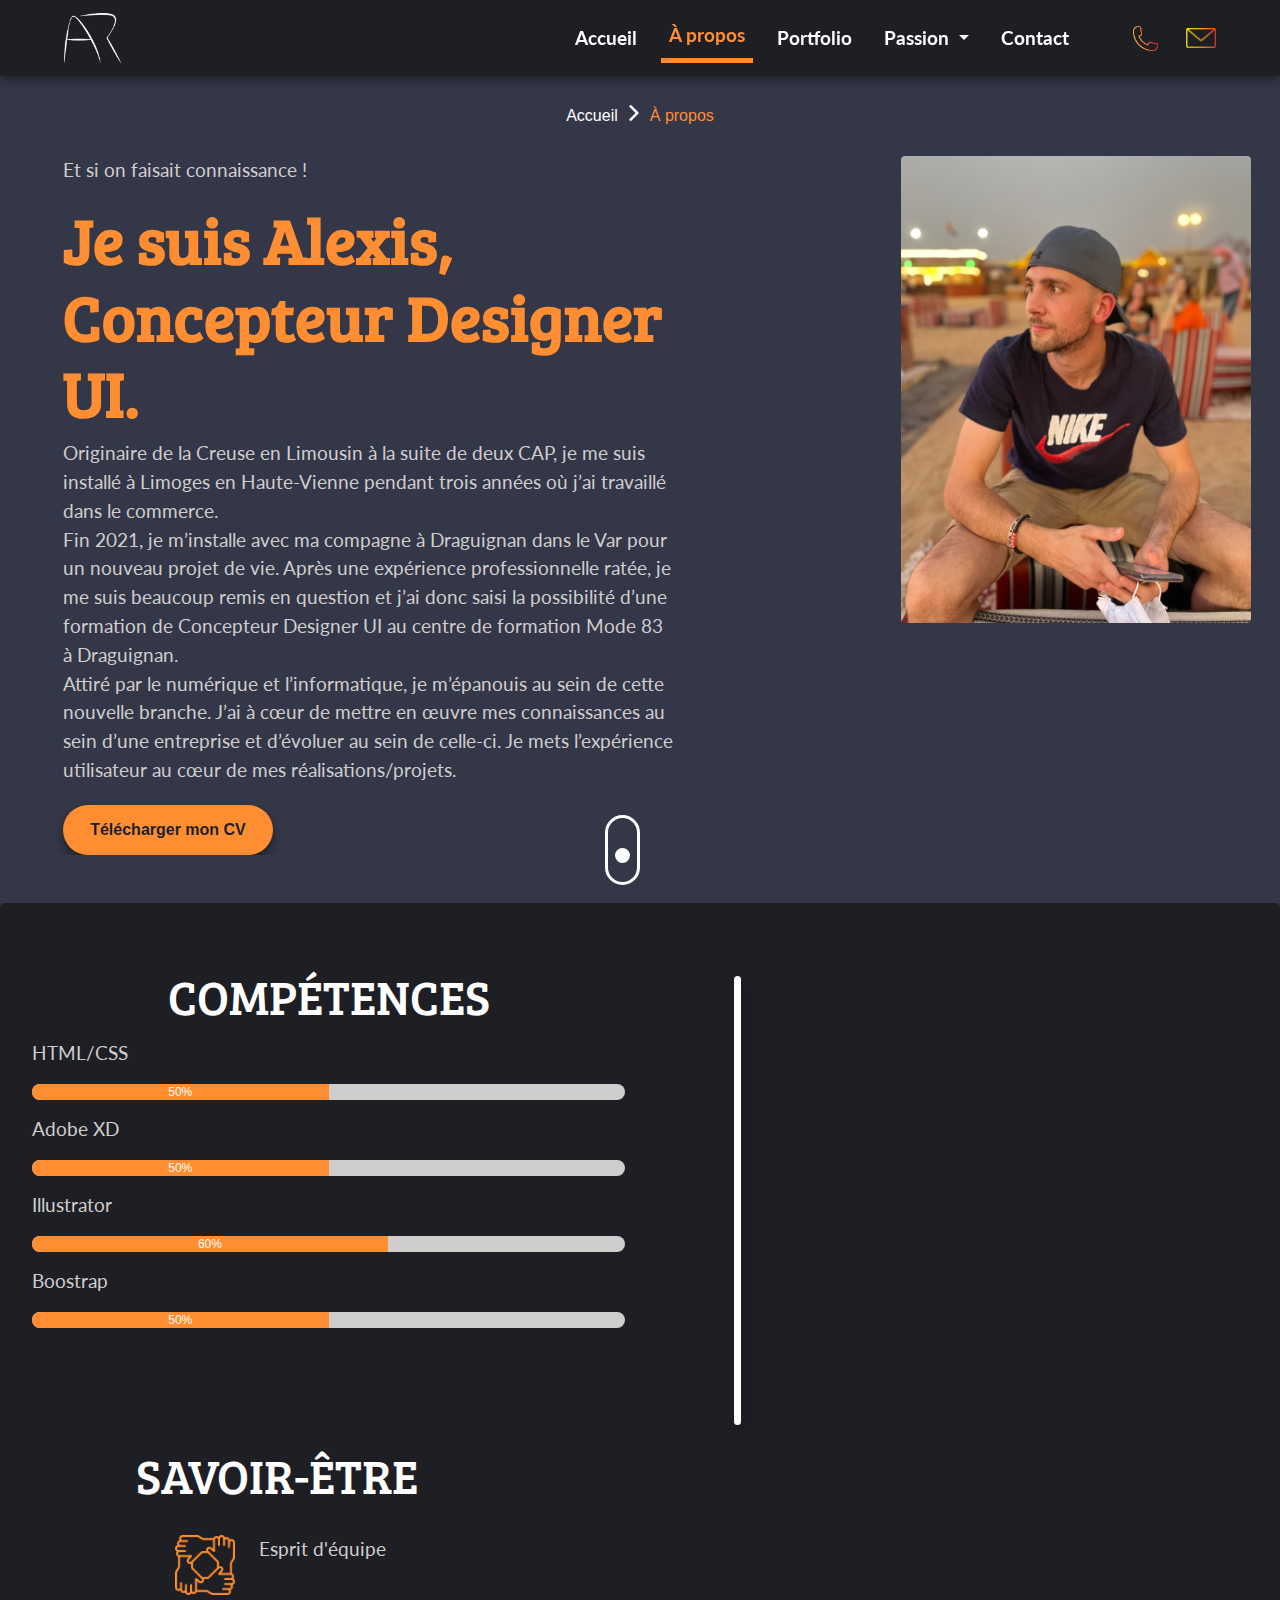
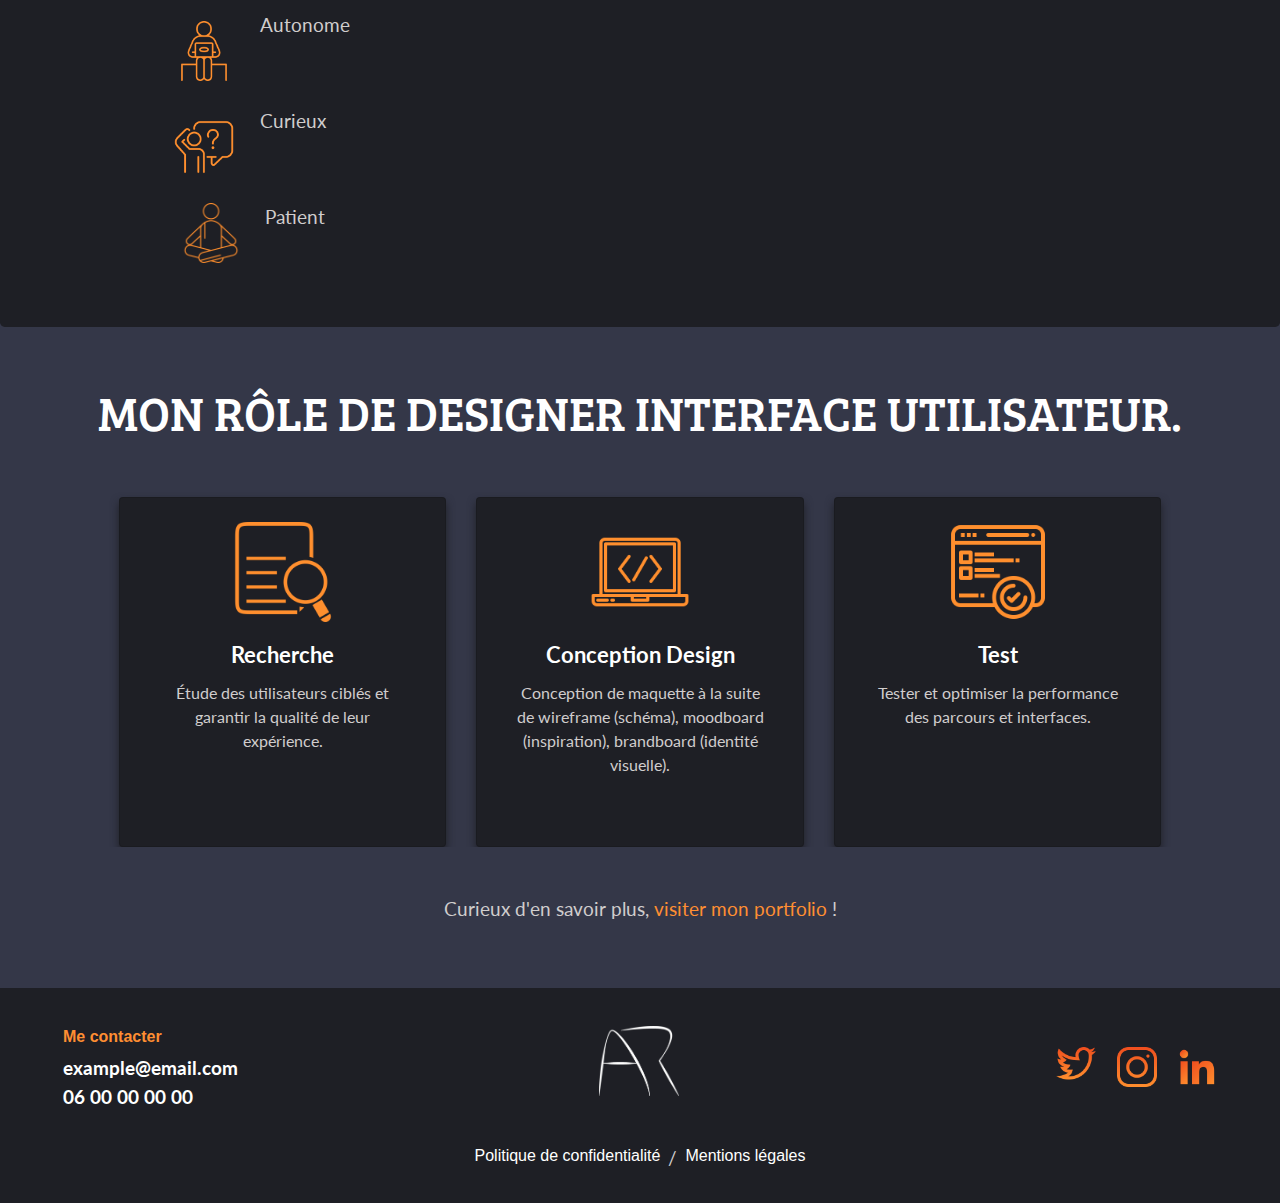
<file: HTML/apropos.html>
<!DOCTYPE html>
<html lang="fr-FR">
  <head>
    <meta charset="UTF-8" />
    <meta name="viewport" content="width=device-width, initial-scale=1.0" />
    <meta http-equiv="X-UA-Compatible" content="IE=edge" />
    <meta name="description" content="Alexis Rouet | Concepteur Designer UI à Draguignan">
    <meta name="keywords" content="Designer UI, Concepteur Designer UI, Portfolio Designer UI, Création site web, designer ui draguignan">
    <link rel="preconnect" href="https://fonts.googleapis.com" />
    <!-- Début police Bree Serif-->
    <link rel="preconnect" href="https://fonts.googleapis.com">
    <link rel="preconnect" href="https://fonts.gstatic.com" crossorigin>
    <link href="https://fonts.googleapis.com/css2?family=Bree+Serif&family=Lato:wght@400;700&display=swap" rel="stylesheet"> 
    <!-- Fin police Bree Serif-->
    <link rel="preconnect" href="https://fonts.googleapis.com" />
    <!-- Début police Lato-->
    <link rel="preconnect" href="https://fonts.gstatic.com" crossorigin />
    <link
      href="https://fonts.googleapis.com/css2?family=Lato:wght@400;700&family=Roboto+Slab:wght@600;700&display=swap"
      rel="stylesheet"/>
    <!-- Fin police Lato-->
    <link rel="stylesheet" href="../CSS/bootstrap.min.css" />
    <link rel="stylesheet" href="../CSS/style.css" />
    <link rel="icon" type="image/png" href="../image/logo.png"/>
    <title>À propos | Alexis-Designer UI</title>
  </head>

  <body>
    <!-----------------------------Bouton back to top----------------------------------->
    <button type="button" class="btn btn-floating" id="btn-back-to-top">
      <i class="arrow up"></i>
    </button>
    <!-----------------------------Fin bouton back to top-------------------------------->

    <!--------------------------Début navbar responsive en dessous de 990px------------------->
      <header class="navbar navbar-expand-lg sticky-top">
        <a href="../index.html" class="navbar-brand ml-5">
           <img src="../image/logo_dark_sans_fond.png" alt="logo blanc initial AR" height="50px" weight="50px">
        </a>
        <button class="navbar-toggler" data-toggle="collapse" data-target="#navbar-content">
           <img src="../icone/menu.png" alt="menu navbar" height="20px" width="20px">
        </button>

         <!---------Liste non-ordonnée des éléments de la barre nav --------------->
          <div class="collapse navbar-collapse justify-content-end" id="navbar-content">
            <nav >
              <ul class="navbar-nav" >
                <li class="nav-item align-self-center mx-2">
                  <a href="../index.html" class="nav-link  text-white list">Accueil</a>
                </li>
                <li class="nav-item align-self-center mx-2">
                  <a href="#" class="nav-link list disabled" style="color: #ff8e32; border-bottom: 5px solid #ff8e32;">À propos</a>
                </li>
                <li class="nav-item align-self-center mx-2">
                  <a href="portfolio.html" class="nav-link text-white list">Portfolio</a>
                </li>
                <li class="nav-item align-self-center dropdown mx-2"> <!----------- Début liste déroulante ---------->
                  <a href="#" class="nav-link text-white dropdown-toggle list" data-toggle="dropdown"> 
                     Passion
                  </a>
                    <div class="dropdown-menu dropdown-center" id="dropdown_list" style="border:none;"> 
                      <a href="aventure_survie.html" class="text-white dropdown-item list">Aventure/Survie</a>
                      <a href="faune_flore.html" class="text-white dropdown-item list">Faune/Flore</a>
                      <a href="randonnee.html" class="text-white dropdown-item list">Randonnée</a>
                    </div>    
                </li> <!-- ------------------Fin liste déroulante------------------ -->
                <li class="nav-item align-self-center mx-2">
                  <a href="contact.html" class="nav-link text-white list">Contact</a>
                </li>
                <li class="nav-item align-self-center ml-lg-5 mr-lg-5">
                  <a href="#" class="icons mr-2" title="(+33) 06 00 00 00 00"> <img src="../icone/tel.png" alt="logo téléphone" height="25px" width="25px"></a>
                  <a href="mailto:example@email.com" class="icons ml-3"> <img src="../icone/contact.png" alt="logo enveloppe de contact"
                     height="20px" width="30px" target="_blank"></a>
                  
                </li>
              </ul>  <!-----------Fin liste des éléments--------->
            </nav>
          </div>        
      </header>
      <!-- -----------------------------------------Fin navbar responsive-------------------------------------->

      <body>

        <!-----------------------------------------Fil d'ariane------------------------------------------>
        <nav aria-label="breadcrumb" class="mt-3  d-flex justify-content-center">
            <ul class="breadcrumb bg-transparent">
              <li class="breadcrumb-item"><a href="../index.html" class="text-white">Accueil</a></li>
              <li class="breadcrumb-item active" aria-current="page" style="color: #ff8e32;">À propos</li>
            </ul>
        </nav>
        <!-----------------------------------------Fin fil d'ariane------------------------------------------>

        <!---------------------------------------------Section 1 Titre H1 + texte présentation------------------------------------------->
        <div class="container-fluid" style="overflow-x: hidden;"> 
          <div class="row apropos">
            <div class=" ml-lg-5 col-lg-6">
                <p>Et si on faisait connaissance !</p>  
                <h1>Je suis Alexis, Concepteur Designer UI.</h1>
                <p>
                    Originaire de la Creuse en Limousin à la suite de deux CAP, je me suis installé à Limoges
                    en Haute-Vienne pendant trois années où j’ai travaillé dans le commerce.<br/>

                    Fin 2021, je m’installe avec ma compagne à Draguignan dans le Var pour un nouveau projet de vie.
                    Après une expérience professionnelle ratée,  je me suis beaucoup remis en question et j’ai donc
                    saisi la possibilité d’une formation de Concepteur Designer UI au centre de formation Mode 83 à Draguignan.<br/>

                    Attiré par le numérique et l’informatique, je m’épanouis au sein de cette nouvelle branche.
                    J’ai à cœur de mettre en œuvre mes connaissances au sein d’une entreprise et d’évoluer au sein
                    de celle-ci. Je mets l’expérience utilisateur au cœur de mes réalisations/projets.
                </p>
                <a href="../image/CV.pdf" class="btn bouton CV mt-1" id="btn_cv_apropos" target="_blank">Télécharger mon CV</a>
            </div>
            <div class="col-lg-4 image_apropos">
                <img src="../image/moi.jpg" alt="Ma personne en vacances, assis avec une casquette en train de regarder un spectacle"
                 class="img-fluid rounded ml-lg-5" width="350px">    
            </div>
            <div class="indicator position-absolute" style="bottom: 15px; right: 50%;"></div>
          </div>   
        </div>
         <!---------------------------------------------Fin section 1 Titre H1 + texte présentation------------------------------------------->

         <!----------------------------------------Section 2 Compétences (barre progresse) + savoir-être------------------------------------->
        <div class="jumbotron container-fluid mt-5">
        <div class="row">
            <div class="col-lg-6 col-md-5">
                <h2 class="text-uppercase text-center">Compétences</h2>

                    <p class="text-uppercase" style="margin-top: 15px;">HTML/CSS</p>
                    <div class="progress">
                        <div class="progress-bar" role="progressbar" style="width: 50%;" aria-valuenow="50" aria-valuemin="0" aria-valuemax="100">50%</div>
                    </div>

                    <p style="margin-top: 15px;">Adobe XD</p>
                    <div class="progress">
                        <div class="progress-bar" role="progressbar" style="width: 50%;" aria-valuenow="50" aria-valuemin="0" aria-valuemax="100">50%</div>
                    </div>

                    <p style="margin-top: 15px;">Illustrator</p>
                    <div class="progress">
                        <div class="progress-bar" role="progressbar" style="width: 60%;" aria-valuenow="60" aria-valuemin="0" aria-valuemax="100">60%</div>
                    </div>

                    <p style="margin-top: 15px;">Boostrap</p>
                    <div class="progress">
                        <div class="progress-bar" role="progressbar" style="width: 50%;" aria-valuenow="50" aria-valuemin="0" aria-valuemax="100">50%</div>
                    </div>
            </div>

            <div style="margin-left: 85px;" class="ligne"><img src="../icone/Tracé 20.png" alt="ligne verticale blanche"></div>

            <div class="col-lg-5 col-md-5 d-flex flex-column align-items-center">
                <h2 class="text-uppercase text-center">Savoir-être</h2>
                <div class="d-flex row mt-4">
                    <img src="../icone/equipe.png" alt=" mains liées les unes dans les autres"  class="img-fluid mr-4 ml-2" 
                    width="60px" height="60px">
                    <p>Esprit d'équipe</p>
                </div>
                <div class="d-flex row mt-3 mr-4">
                    <img src="../icone/travail-autonome_orange.png" alt="icone d'un bonhomme assis devant un bureau avec un ordinateur"
                      class="img-fluid mr-3" width="80px" height="80px">
                    <p>Autonome</p>
                </div>
                <div class="d-flex row mt-3 mr-5">
                    <img src="../icone/perplexe.png" alt="bonhomme se grattant la tête avec une bulle contenant un point d'interrogation"
                      class="img-fluid mr-3" width="80px" height="80px">
                    <p>Curieux</p>
                </div>
                <div class="d-flex row mt-3 mr-5">
                    <img src="../icone/calme_orange.png" alt="bonhomme en position de méditation"
                      class="img-fluid mr-4 ml-3" width="60px" height="60px">
                    <p>Patient</p>
                </div>
            </div>

        </div>
        </div>

        <!--------------------------------------------------Fin section 2---------------------------------------------------->

        <!---------------------------------------Section 3 Carte rôle designer------------------------------------->
        <div class="container-fluid" style="overflow-x: hidden;"> 
            <div class="row justify-content-center align-content-center mt-4">
              <h2 class="text-uppercase text-center">Mon rôle de Designer Interface Utilisateur.</h2>
              <div class="card-deck mt-5 justify-content-center align-content-center centrale">
  
              <div class="card col-lg-3 col-md-4 col-sm-12 carte_role w-75" id="carte_height">
                <img  class="card-img-top mt-4 carte"  src="../icone/recherche.png" alt="feuille de recherche">
                <div class="card-body">
                <h3 class="card-title text-center font-weight-bold">Recherche</h3>
                <p class="card-text text-center p-carte">Étude des utilisateurs ciblés
                et garantir la qualité de leur expérience.</p>
                </div>
              </div>
  
              <div class="card col-lg-3 col-md-4 col-sm-12 carte_role w-75" id="carte_height">
                <img  class="card-img-top mt-4 carte"  src="../icone/code.png" alt="icone ordinateur avec du symbole de balisage">
                <div class="card-body">
                <h3 class="card-title text-center font-weight-bold">Conception Design</h3>
                <p class="card-text text-center p-carte">Conception de maquette à la suite de wireframe (schéma), 
                moodboard (inspiration),
                brandboard (identité visuelle).</p>
                </div>
              </div>
  
              <div class="card col-lg-3 col-md-4 col-sm-12 carte_role w-75" id="carte_height">
                <img  class="card-img-top mt-4 carte"  src="../icone/test.png" alt="écran avec un signe valider">
                <div class="card-body">
                <h3 class="card-title text-center font-weight-bold">Test</h3>
                <p class="card-text text-center p-carte">Tester et optimiser la performance des parcours et interfaces.</p>
                </div>
              </div>
  
              </div>
            </div>
        </div>    
  
          <div class="d-flex justify-content-center align-content-center mt-5 mb-5"><p>Curieux d'en savoir plus,
            <a href="portfolio.html" id="visite_portfolio"> visiter mon portfolio</a> !</p>
          </div> 
          <!-----------------------------------Fin section 3 rôle designer----------------------------------->


      </body>
      <!-------------------------------Footer--------------------------------->
  <footer class="container-fluid">
    <div class="row justify-content-md-between align-items-center mx-md-5 justify-content-center footer">

      <div class="mt-4">
        <h3 class="h6 contact_footer font-weight-bold text-center text-md-left">Me contacter</h3>
        <p class="text-center text-md-left text-white font-weight-bold">example@email.com<br/>06 00 00 00 00</p>
      </div>

      <div class="mt-2 mb-3">
        <a href="../index.html" class="navbar-brand">
          <img src="../image/logo_dark_sans_fond.png" alt="logo blanc initial AR" height="70px" weight="70px">
        </a>
      </div>

      <div class="mt-1">
        <a href="https://twitter.com/ale_ksy99" class="icons" target="_blank"> 
          <img src="../icone/twitter.png" alt="logo twitter" height="40px" width="40px">
        </a>
        <a href="https://www.instagram.com/al_eksy99/" class="icons m-3" target="_blank">
           <img src="../icone/instagram.png" alt="logo instagram" height="40px" width="40px">
        </a>
        <a href="https://www.linkedin.com/in/alexis-rouet-57782617a/" class="icons" target="_blank">
          <img src="../icone/linkedin.png" alt="logo linkedin" height="40px" width="40px">
        </a> 
      </div>
    </div>

      <div class="d-flex row justify-content-center mt-3">
        <a href="#" class="mentions">Politique de confidentialité</a>
        <p class="mx-2">/</p>
        <a href="#" class="mentions">Mentions légales</a>
      </div>

  </footer>
  <!-----------------------------Javascript------------------------------>
  <script>
    //Appel le bouton
  let mybutton = document.getElementById("btn-back-to-top");
  
  // Quand l'utilisateur scroll de 20px vers le bas, le bouton devient visible
  window.onscroll = function () {
    scrollFunction();
  };
  
  function scrollFunction() {
    if (
      document.body.scrollTop > 20 ||
      document.documentElement.scrollTop > 20
    ) {
      mybutton.style.display = "block";
    } else {
      mybutton.style.display = "none";
    }
  }
  // Quand l'utilisateur clique, remonte vers le haut de la page
  mybutton.addEventListener("click", backToTop);
  
  function backToTop() {
    document.body.scrollTop = 0;
    document.documentElement.scrollTop = 0;
  }
  
  </script>
  <!------------------------Fin programmation back to top----------------------------->

  <script src="../JS/jquery-3.6.0.slim.min.js"></script>
  <script src="../JS/bootstrap.bundle.min.js"></script>
 
</html>
</file>
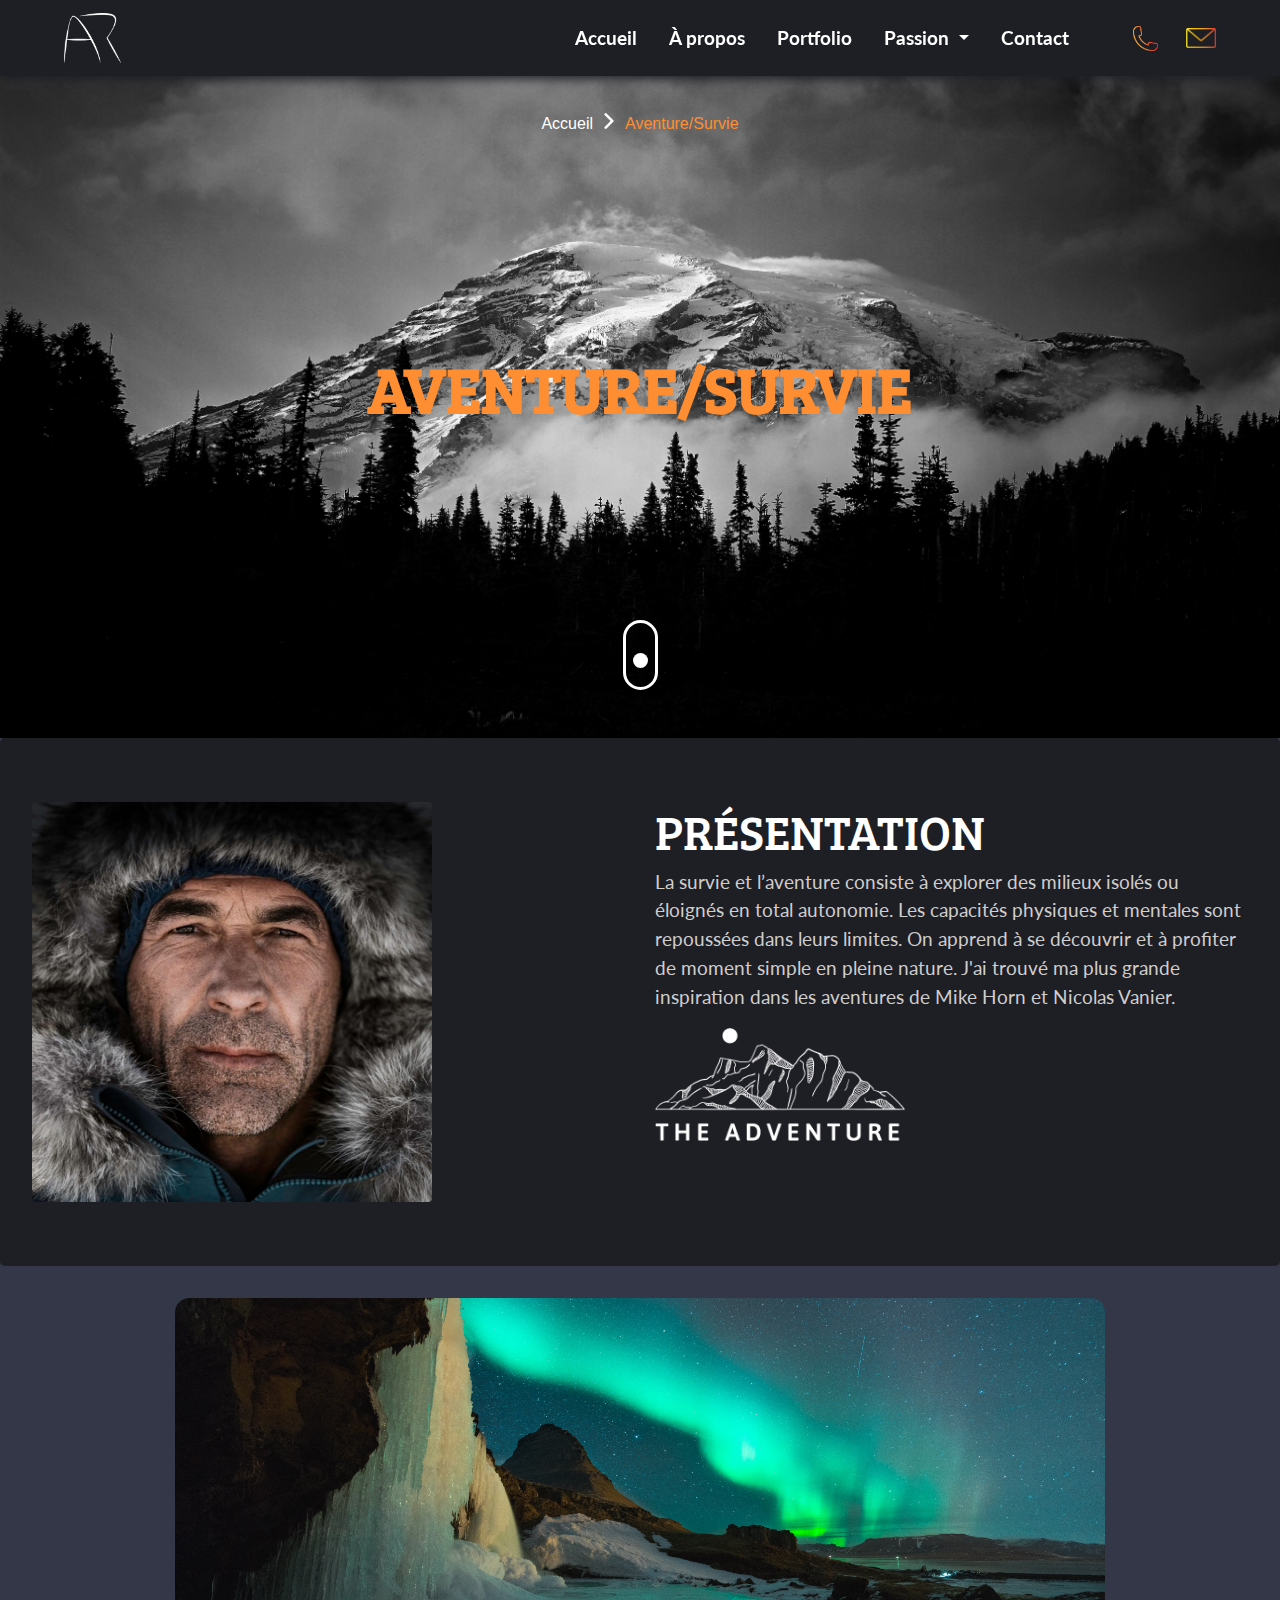
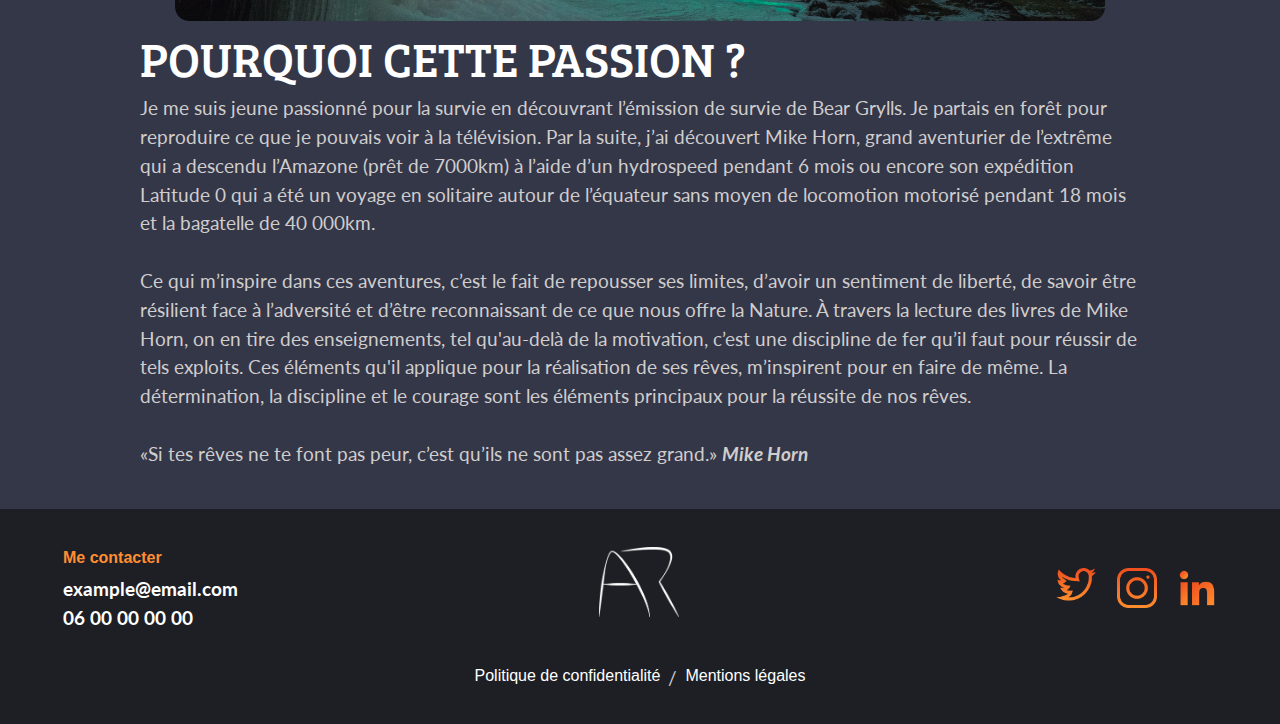
<file: HTML/aventure_survie.html>
<!DOCTYPE html>
<html lang="fr-FR">
  <head>
    <meta charset="UTF-8" />
    <meta name="viewport" content="width=device-width, initial-scale=1.0" />
    <meta http-equiv="X-UA-Compatible" content="IE=edge" />
    <meta name="description" content="Alexis Rouet | Concepteur Designer UI à Draguignan">
    <meta name="keywords" content="Designer UI, Concepteur Designer UI, Portfolio Designer UI, Création site web, designer ui draguignan">
    <link rel="preconnect" href="https://fonts.googleapis.com" />
    <!-- Début police Bree Serif-->
    <link rel="preconnect" href="https://fonts.googleapis.com">
    <link rel="preconnect" href="https://fonts.gstatic.com" crossorigin>
    <link href="https://fonts.googleapis.com/css2?family=Bree+Serif&family=Lato:wght@400;700&display=swap" rel="stylesheet"> 
    <!-- Fin police Bree Serif-->
    <link rel="preconnect" href="https://fonts.googleapis.com" />
    <!-- Début police Lato-->
    <link rel="preconnect" href="https://fonts.gstatic.com" crossorigin />
    <link
      href="https://fonts.googleapis.com/css2?family=Lato:wght@400;700&family=Roboto+Slab:wght@600;700&display=swap"
      rel="stylesheet"/>
    <!-- Fin police Lato-->
    <link rel="stylesheet" href="../CSS/bootstrap.min.css" />
    <link rel="stylesheet" href="../CSS/style.css" />
    <link rel="icon" type="image/png" href="../image/logo.png"/>
    <title>Passion | Alexis-Designer UI</title>
  </head>

  <body>
    <!-----------------------------Bouton back to top----------------------------------->
    <button type="button" class="btn btn-floating" id="btn-back-to-top">
      <i class="arrow up"></i>
    </button>
    <!-----------------------------Fin bouton back to top-------------------------------->

    <!--------------------------Début navbar responsive en dessous de 990px------------------->
    <header class="navbar navbar-expand-lg sticky-top">
      <a href="../index.html" class="navbar-brand ml-5">
         <img src="../image/logo_dark_sans_fond.png" alt="logo blanc initial AR" height="50px" weight="50px">
      </a>
      <button class="navbar-toggler" data-toggle="collapse" data-target="#navbar-content">
         <img src="../icone/menu.png" alt="menu navbar" height="20px" width="20px">
      </button>

       <!---------Liste non-ordonnée des éléments de la barre nav --------------->
        <div class="collapse navbar-collapse justify-content-end" id="navbar-content">
          <nav >
            <ul class="navbar-nav" >
              <li class="nav-item align-self-center mx-2">
                <a href="../index.html" class="nav-link  text-white list">Accueil</a>
              </li>
              <li class="nav-item align-self-center mx-2">
                <a href="apropos.html" class="nav-link text-white list">À propos</a>
              </li>
              <li class="nav-item align-self-center mx-2">
                <a href="portfolio.html" class="nav-link text-white list">Portfolio</a>
              </li>
              <li class="nav-item align-self-center dropdown mx-2"> <!----------- Début liste déroulante ---------->
                <a href="#" class="nav-link text-white dropdown-toggle list" data-toggle="dropdown"> 
                   Passion
                </a>
                  <div class="dropdown-menu dropdown-center" id="dropdown_list" style="border:none;"> 
                    <a href="aventure_survie.html" class="disabled dropdown-item list" style="color: #ff8e32; border-bottom: 5px solid #ff8e32;">Aventure/Survie</a>
                    <a href="faune_flore.html" class="text-white dropdown-item list">Faune/Flore</a>
                    <a href="randonnee.html" class="text-white dropdown-item list">Randonnée</a>
                  </div>    
              </li> <!-- ------------------Fin liste déroulante------------------ -->
              <li class="nav-item align-self-center mx-2">
                <a href="contact.html" class="nav-link text-white list">Contact</a>
              </li>
              <li class="nav-item align-self-center ml-lg-5 mr-lg-5">
                <a href="#" class="icons mr-2" title="(+33) 06 00 00 00 00"> <img src="../icone/tel.png" alt="logo téléphone" height="25px" width="25px"></a>
                <a href="mailto:example@email.com" class="icons ml-3"> <img src="../icone/contact.png" alt="logo enveloppe de contact"
                   height="20px" width="30px" target="_blank"></a>
                
              </li>
            </ul>  <!-----------Fin liste des éléments--------->
          </nav>
        </div>        
    </header>
    <!-- -----------------------------------------Fin navbar responsive-------------------------------------->

  <!----------------------Section 1 Titre h1 avec image background + fil d'ariane -------------------->

  <div class="img_bg_survie d-flex flex-column align-items-center justify-content-between align-content-center passion">
    <nav aria-label="breadcrumb" class="ariane mt-4">
        <ul class="breadcrumb bg-transparent">
          <li class="breadcrumb-item"><a href="../index.html" class="text-white">Accueil</a></li>
          <li class="breadcrumb-item active" aria-current="page" style="color: #ff8e32;">Aventure/Survie</li>
        </ul>
    </nav>
    <h1 class="text-uppercase text-center">Aventure/Survie</h1>
      <div class="indicator mb-5"></div>
  </div>
<!----------------------------------------------------------Fin section 1--------------------------------------------------->

<!-----------------------------------------------------Section 2 présentation------------------------------------------------------>
  
<div class="container-fluid jumbotron">
  <div class="row justify-content-around">
    <div class="col-lg-6 col-md-6 presentation">
      <img src="../image/mike.jpg" alt="Mike Horn en gros plan" class="img-fluid rounded" width="400px" height="400px">
    </div>
    <div class="col-lg-6 col-md-6 presentation mt-4 mt-md-0">
      <h2 class="text-uppercase">présentation</h2>
      <p class="" style="max-width: 600px;">
        La survie et l’aventure consiste à
        explorer des milieux isolés ou éloignés en total autonomie.
        Les capacités physiques et mentales sont repoussées dans leurs limites. On apprend à se découvrir et
        à profiter de moment simple en pleine nature. J'ai trouvé ma plus grande inspiration dans les aventures de Mike Horn et Nicolas Vanier.
      </p>
      <img src="../image/montagne_graphique.png" alt="graphique de montagne" class="img-fluid" width="250px" height="150px">
    </div>
  </div>
</div>
<!----------------------------------------------------------------Fin section 2---------------------------------------------------->

    <!---------------------Section 3 titre h2 et texte------------------->
  <div class="d-flex flex-column justify-content-center align-items-center my-4">
      <img src="../image/aurore_boreal.png" alt="aurore boreal" class="img-fluid col-lg-9">
    <div>
      <h2 class="text-uppercase mt-2 text-md-left text-center mx-sm-3">Pourquoi cette passion ?</h2>
      <p style="max-width: 1000px;" class="text-center text-md-left mx-sm-3">Je me suis jeune passionné pour la survie en découvrant l’émission de survie de Bear Grylls. 
        Je partais en forêt pour reproduire ce que je pouvais voir à la télévision. Par la suite, j’ai découvert Mike Horn, 
        grand aventurier de l’extrême qui a descendu l’Amazone (prêt de 7000km) à l’aide d’un hydrospeed pendant 6 mois ou
        encore son expédition Latitude 0 qui a été un voyage en solitaire autour de l’équateur sans moyen de locomotion motorisé
        pendant 18 mois et la bagatelle de 40 000km.<br/><br/>   Ce qui m’inspire dans ces aventures, c’est le fait de repousser ses limites,
        d’avoir un sentiment de liberté, de savoir être résilient face à l’adversité et d’être reconnaissant de ce que nous offre la Nature.
        À travers la lecture des livres de Mike Horn, on en tire des enseignements, tel qu'au-delà de la motivation, c’est une discipline de
        fer qu’il faut pour réussir de tels exploits. Ces éléments qu'il applique pour la réalisation de ses rêves, m’inspirent pour en
        faire de même. La détermination, la discipline et le courage sont les éléments principaux pour la réussite de nos rêves.<br/><br/> 
        <q>Si tes rêves ne te font pas peur, c’est qu’ils ne sont pas assez grand.</q> <b><i>Mike Horn</i></b>
      </p>
    </div>
  </div>
</body>
<!------------------------------------------------------Fin section 3-------------------------------------------------------->

   <!-------------------------------Footer--------------------------------->
   <footer class="container-fluid">
    <div class="row justify-content-md-between align-items-center mx-md-5 justify-content-center footer">

      <div class="mt-4">
        <h3 class="h6 contact_footer font-weight-bold text-center text-md-left">Me contacter</h3>
        <p class="text-center text-md-left text-white font-weight-bold">example@email.com<br/>06 00 00 00 00</p>
      </div>

      <div class="mt-2 mb-3">
        <a href="../index.html" class="navbar-brand">
          <img src="../image/logo_dark_sans_fond.png" alt="logo blanc initial AR" height="70px" weight="70px">
        </a>
      </div>

      <div class="mt-1">
        <a href="https://twitter.com/ale_ksy99" class="icons" target="_blank"> 
          <img src="../icone/twitter.png" alt="logo twitter" height="40px" width="40px">
        </a>
        <a href="https://www.instagram.com/al_eksy99/" class="icons m-3" target="_blank"> 
          <img src="../icone/instagram.png" alt="logo instagram" height="40px" width="40px">
        </a>
        <a href="https://www.linkedin.com/in/alexis-rouet-57782617a/" class="icons" target="_blank"> 
          <img src="../icone/linkedin.png" alt="logo linkedin" height="40px" width="40px">
        </a> 
      </div>
    </div>

      <div class="d-flex row justify-content-center mt-3">
        <a href="#" class="mentions">Politique de confidentialité</a>
        <p class="mx-2">/</p>
        <a href="#" class="mentions">Mentions légales</a>
      </div>

  </footer>
<!-----------------------------Javascript------------------------------>
<script>
  //Appel le bouton
let mybutton = document.getElementById("btn-back-to-top");

// Quand l'utilisateur scroll de 20px vers le bas, le bouton devient visible
window.onscroll = function () {
  scrollFunction();
};

function scrollFunction() {
  if (
    document.body.scrollTop > 20 ||
    document.documentElement.scrollTop > 20
  ) {
    mybutton.style.display = "block";
  } else {
    mybutton.style.display = "none";
  }
}
// Quand l'utilisateur clique, remonte vers le haut de la page
mybutton.addEventListener("click", backToTop);

function backToTop() {
  document.body.scrollTop = 0;
  document.documentElement.scrollTop = 0;
}

</script>
<!------------------------Fin programmation back to top----------------------------->


  <script src="../JS/jquery-3.6.0.slim.min.js"></script>
  <script src="../JS/bootstrap.bundle.min.js"></script>
</html>
</file>
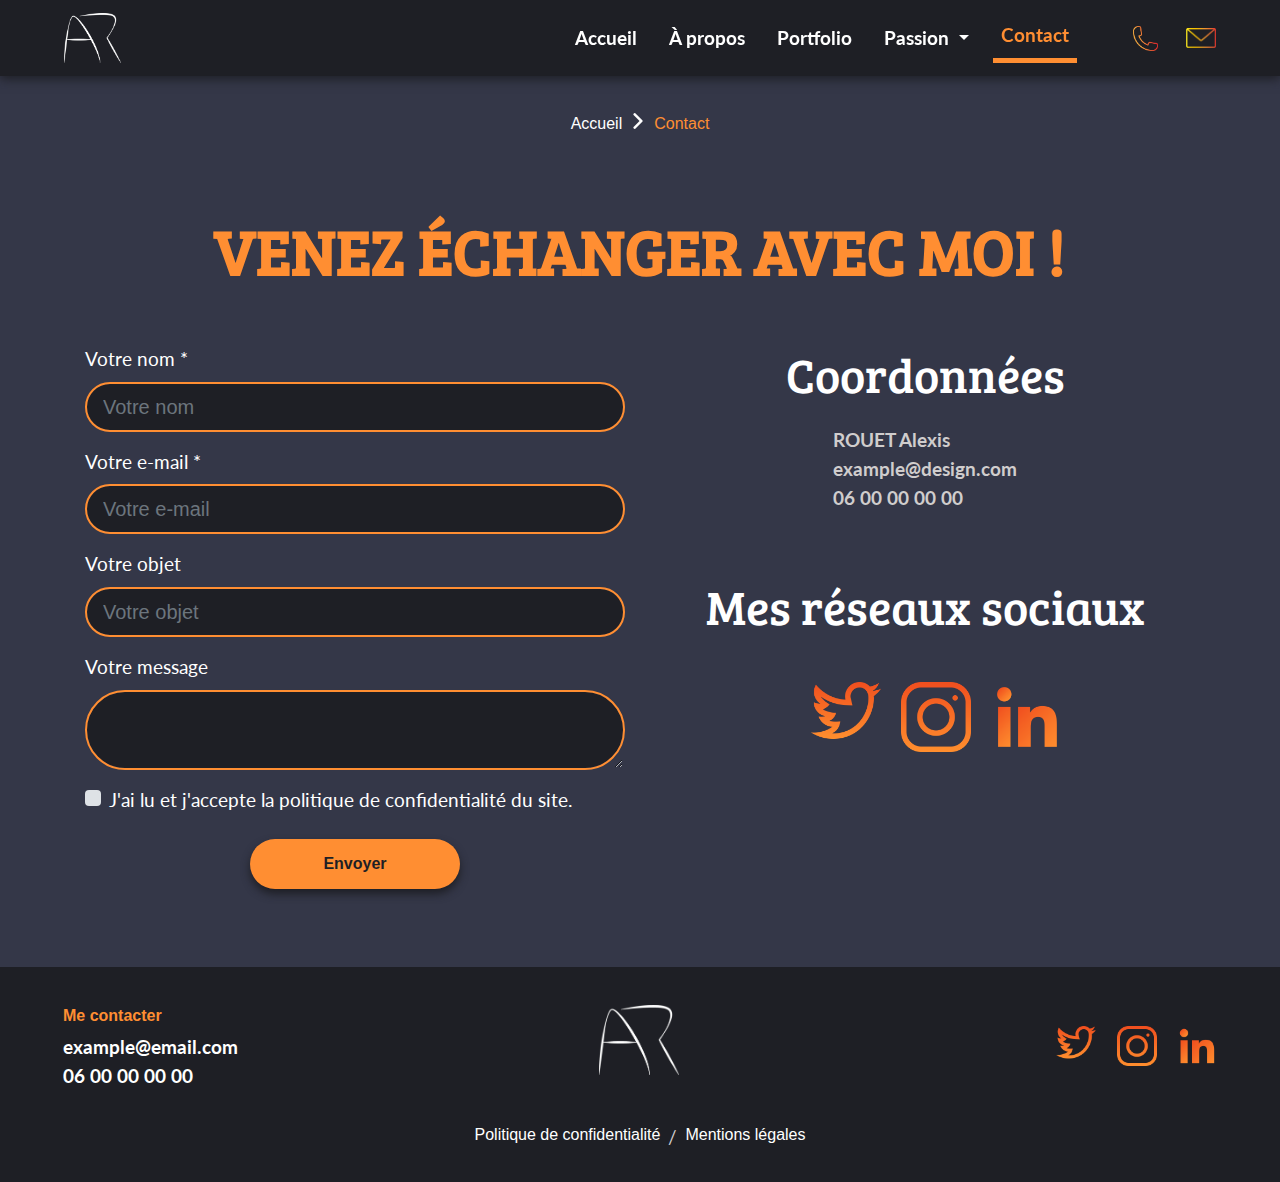
<file: HTML/contact.html>
<!DOCTYPE html>
<html lang="fr-FR">
  <head>
    <meta charset="UTF-8" />
    <meta name="viewport" content="width=device-width, initial-scale=1.0" />
    <meta http-equiv="X-UA-Compatible" content="IE=edge" />
    <meta name="description" content="Alexis Rouet | Concepteur Designer UI à Draguignan">
    <meta name="keywords" content="Designer UI, Concepteur Designer UI, Portfolio Designer UI, Création site web, designer ui draguignan">
    <link rel="preconnect" href="https://fonts.googleapis.com" />
    <!-- Début police Bree Serif-->
    <link rel="preconnect" href="https://fonts.googleapis.com">
    <link rel="preconnect" href="https://fonts.gstatic.com" crossorigin>
    <link href="https://fonts.googleapis.com/css2?family=Bree+Serif&family=Lato:wght@400;700&display=swap" rel="stylesheet"> 
    <!-- Fin police Bree Serif-->
    <link rel="preconnect" href="https://fonts.googleapis.com" />
    <!-- Début police Lato-->
    <link rel="preconnect" href="https://fonts.gstatic.com" crossorigin />
    <link
      href="https://fonts.googleapis.com/css2?family=Lato:wght@400;700&family=Roboto+Slab:wght@600;700&display=swap"
      rel="stylesheet"/>
    <!-- Fin police Lato-->
    <link rel="stylesheet" href="../CSS/bootstrap.min.css" />
    <link rel="stylesheet" href="../CSS/style.css" />
    <link rel="icon" type="image/png" href="../image/logo.png"/>
    <title>Alexis-Designer UI</title>
  </head>

  <body>
    <!-----------------------------Bouton back to top----------------------------------->
    <button type="button" class="btn btn-floating" id="btn-back-to-top">
      <i class="arrow up"></i>
    </button>
    <!-----------------------------Fin bouton bakc to top-------------------------------->

      <!--------------------------Début navbar responsive en dessous de 990px------------------->
      <header class="navbar navbar-expand-lg sticky-top">
        <a href="../index.html" class="navbar-brand ml-5">
           <img src="../image/logo_dark_sans_fond.png" alt="logo blanc initial AR" height="50px" weight="50px">
        </a>
        <button class="navbar-toggler" data-toggle="collapse" data-target="#navbar-content">
           <img src="../icone/menu.png" alt="menu navbar" height="20px" width="20px">
        </button>
  
         <!---------Liste non-ordonnée des éléments de la barre nav --------------->
          <div class="collapse navbar-collapse justify-content-end" id="navbar-content">
            <nav >
              <ul class="navbar-nav" >
                <li class="nav-item align-self-center mx-2">
                  <a href="../index.html" class="nav-link  text-white list">Accueil</a>
                </li>
                <li class="nav-item align-self-center mx-2">
                  <a href="apropos.html" class="nav-link text-white list">À propos</a>
                </li>
                <li class="nav-item align-self-center mx-2">
                  <a href="portfolio.html" class="nav-link text-white list">Portfolio</a>
                </li>
                <li class="nav-item align-self-center dropdown mx-2"> <!----------- Début liste déroulante ---------->
                  <a href="#" class="nav-link text-white dropdown-toggle list" data-toggle="dropdown"> 
                     Passion
                  </a>
                    <div class="dropdown-menu dropdown-center" id="dropdown_list" style="border:none;"> 
                      <a href="aventure_survie.html" class="text-white dropdown-item list">Aventure/Survie</a>
                      <a href="faune_flore.html" class="text-white dropdown-item list">Faune/Flore</a>
                      <a href="randonnee.html" class="dropdown-item list text-white">Randonnée</a>
                    </div>    
                </li> <!-- ------------------Fin liste déroulante------------------ -->
                <li class="nav-item align-self-center mx-2">
                  <a href="#" class="nav-link disabled list" style="color: #ff8e32; border-bottom: 5px solid #ff8e32;">Contact</a>
                </li>
                <li class="nav-item align-self-center ml-lg-5 mr-lg-5">
                  <a href="#" class="icons mr-2" title="(+33) 06 00 00 00 00"> <img src="../icone/tel.png" alt="logo téléphone" height="25px" width="25px"></a>
                  <a href="mailto:example@email.com" class="icons ml-3"> <img src="../icone/contact.png" alt="logo enveloppe de contact"
                     height="20px" width="30px" target="_blank"></a>
                  
                </li>
              </ul>  <!-----------Fin liste des éléments--------->
            </nav>
          </div>        
      </header>
      <!-- -----------------------------------------Fin navbar responsive-------------------------------------->

      <!-----------------------------------------------------Fil d'ariane + titre h1--------------------------------------------->
    <div class="d-flex flex-column justify-content-center align-items-center">
        <nav aria-label="breadcrumb" class="mt-4">
            <ul class="breadcrumb bg-transparent">
             <li class="breadcrumb-item"><a href="../index.html" class="text-white">Accueil</a></li>
             <li class="breadcrumb-item active" aria-current="page" style="color: #ff8e32;">Contact</li>
            </ul>
        </nav>
        <h1 class="text-uppercase mt-5" id="titre_contact">Venez échanger avec moi !</h1>
    </div>

    <!---------------------------------------Section 1 Formulaire de contact + réseaux sociaux + coordonnées------------------------------------------>
      <div class="container mt-5">
        <div class="row">
          <form class="col-lg-6">
            <div class="form-group">
              <label for="Nom" class="text-white">Votre nom *</label>
              <input type="text" class="form-control form-control-lg" id="Nom" name="Nom" placeholder="Votre nom">
            </div>

            <div class="form-group">
              <label for="Email" class="text-white">Votre e-mail *</label>
              <input type="text" class="form-control form-control-lg" id="Email" name="Email" placeholder="Votre e-mail">
            </div>

            <div class="form-group">
              <label for="Objet" class="text-white">Votre objet</label>
              <input type="text" class="form-control form-control-lg" id="Objet" name="Objet" placeholder="Votre objet">
            </div>

            <div class="form-group">
              <label for="Message" class="text-white">Votre message</label>
              <textarea class="form-control form-control-lg" id="Message" name="Message" placeholder="Votre message">
              </textarea>
            </div>

            <div class="custom-control custom-checkbox">
              <input type="checkbox" class="custom-control-input"  id="confidentialité" name="confidentialité">
              <label for="confidentialité" class="custom-control-label text-white">J'ai lu et j'accepte la politique de confidentialité du site.</label>
            </div>

            <div class="mb-5 d-flex row justify-content-center">
              <button type="submit" class="btn mt-4 btn_envoyer">Envoyer</button>
            </div>

          </form>

          <div class="d-flex flex-column align-items-center col-lg-6">
              <h2>Coordonnées</h2>
              <p class="font-weight-bold mt-3">ROUET Alexis<br/>example@design.com<br/>06 00 00 00 00</p>
            <div class="mt-5">
                <h2>Mes réseaux sociaux</h2>
                <div id="icone_contact" class="mt-5">
                    <a href="https://twitter.com/ale_ksy99" class="icons" target="_blank">
                       <img src="../icone/twitter.png" alt="logo twitter" class="img-fluid icone_contact" height="70px" width="70px">
                    </a>
                    <a href="https://www.instagram.com/al_eksy99/" class="icons m-3" target="_blank">
                       <img src="../icone/instagram.png" alt="logo instagram" class="img-fluid icone_contact" height="70px" width="70px">
                    </a>
                    <a href="https://www.linkedin.com/in/alexis-rouet-57782617a/" class="icons" target="_blank">
                      <img src="../icone/linkedin.png" alt="logo linkedin" class="img-fluid icone_contact" height="70px" width="70px">
                    </a> 
                </div>
            </div>
          </div>
        </div>
      </div>
      <!----------------------------------------Fin section 1 formulaire contact + réseaux sociaux + coordonnées------------------------------------>
    </body>

    <!-----------------------------------------------Footer----------------------------------------------->
      <footer class="container-fluid" style="margin-top: 30px;">
        <div class="row justify-content-md-between align-items-center mx-md-5 justify-content-center footer">
    
          <div class="mt-4">
            <h3 class="h6 contact_footer font-weight-bold text-center text-md-left">Me contacter</h3>
            <p class="text-center text-md-left text-white font-weight-bold">example@email.com<br/>06 00 00 00 00</p>
          </div>
    
          <div class="mt-2 mb-3">
            <a href="../index.html" class="navbar-brand">
              <img src="../image/logo_dark_sans_fond.png" alt="logo blanc initial AR" height="70px" weight="70px">
            </a>
          </div>
    
          <div class="mt-1">
            <a href="https://twitter.com/ale_ksy99" class="icons" target="_blank">
               <img src="../icone/twitter.png" alt="logo twitter" height="40px" width="40px">
            </a>
            <a href="https://www.instagram.com/al_eksy99/" class="icons m-3" target="_blank">
               <img src="../icone/instagram.png" alt="logo instagram" height="40px" width="40px">
            </a>
            <a href="https://www.linkedin.com/in/alexis-rouet-57782617a/" class="icons" target="_blank">
              <img src="../icone/linkedin.png" alt="logo linkedin" height="40px" width="40px">
            </a> 
          </div>
        </div>
    
          <div class="d-flex row justify-content-center mt-3">
            <a href="#" class="mentions">Politique de confidentialité</a>
            <p class="mx-2">/</p>
            <a href="#" class="mentions">Mentions légales</a>
          </div>
      </footer>
    <!-----------------------------Javascript------------------------------>
      <script>
        //Appel le bouton
      let mybutton = document.getElementById("btn-back-to-top");
      
      // Quand l'utilisateur scroll de 20px vers le bas, le bouton devient visible
      window.onscroll = function () {
        scrollFunction();
      };
      
      function scrollFunction() {
        if (
          document.body.scrollTop > 20 ||
          document.documentElement.scrollTop > 20
        ) {
          mybutton.style.display = "block";
        } else {
          mybutton.style.display = "none";
        }
      }
      // Quand l'utilisateur clique, remonte vers le haut de la page
      mybutton.addEventListener("click", backToTop);
      
      function backToTop() {
        document.body.scrollTop = 0;
        document.documentElement.scrollTop = 0;
      }
      
      </script>
      <!------------------------Fin programmation back to top----------------------------->
        
      <script src="../JS/jquery-3.6.0.slim.min.js"></script>
      <script src="../JS/bootstrap.bundle.min.js"></script>
    </html>
</file>
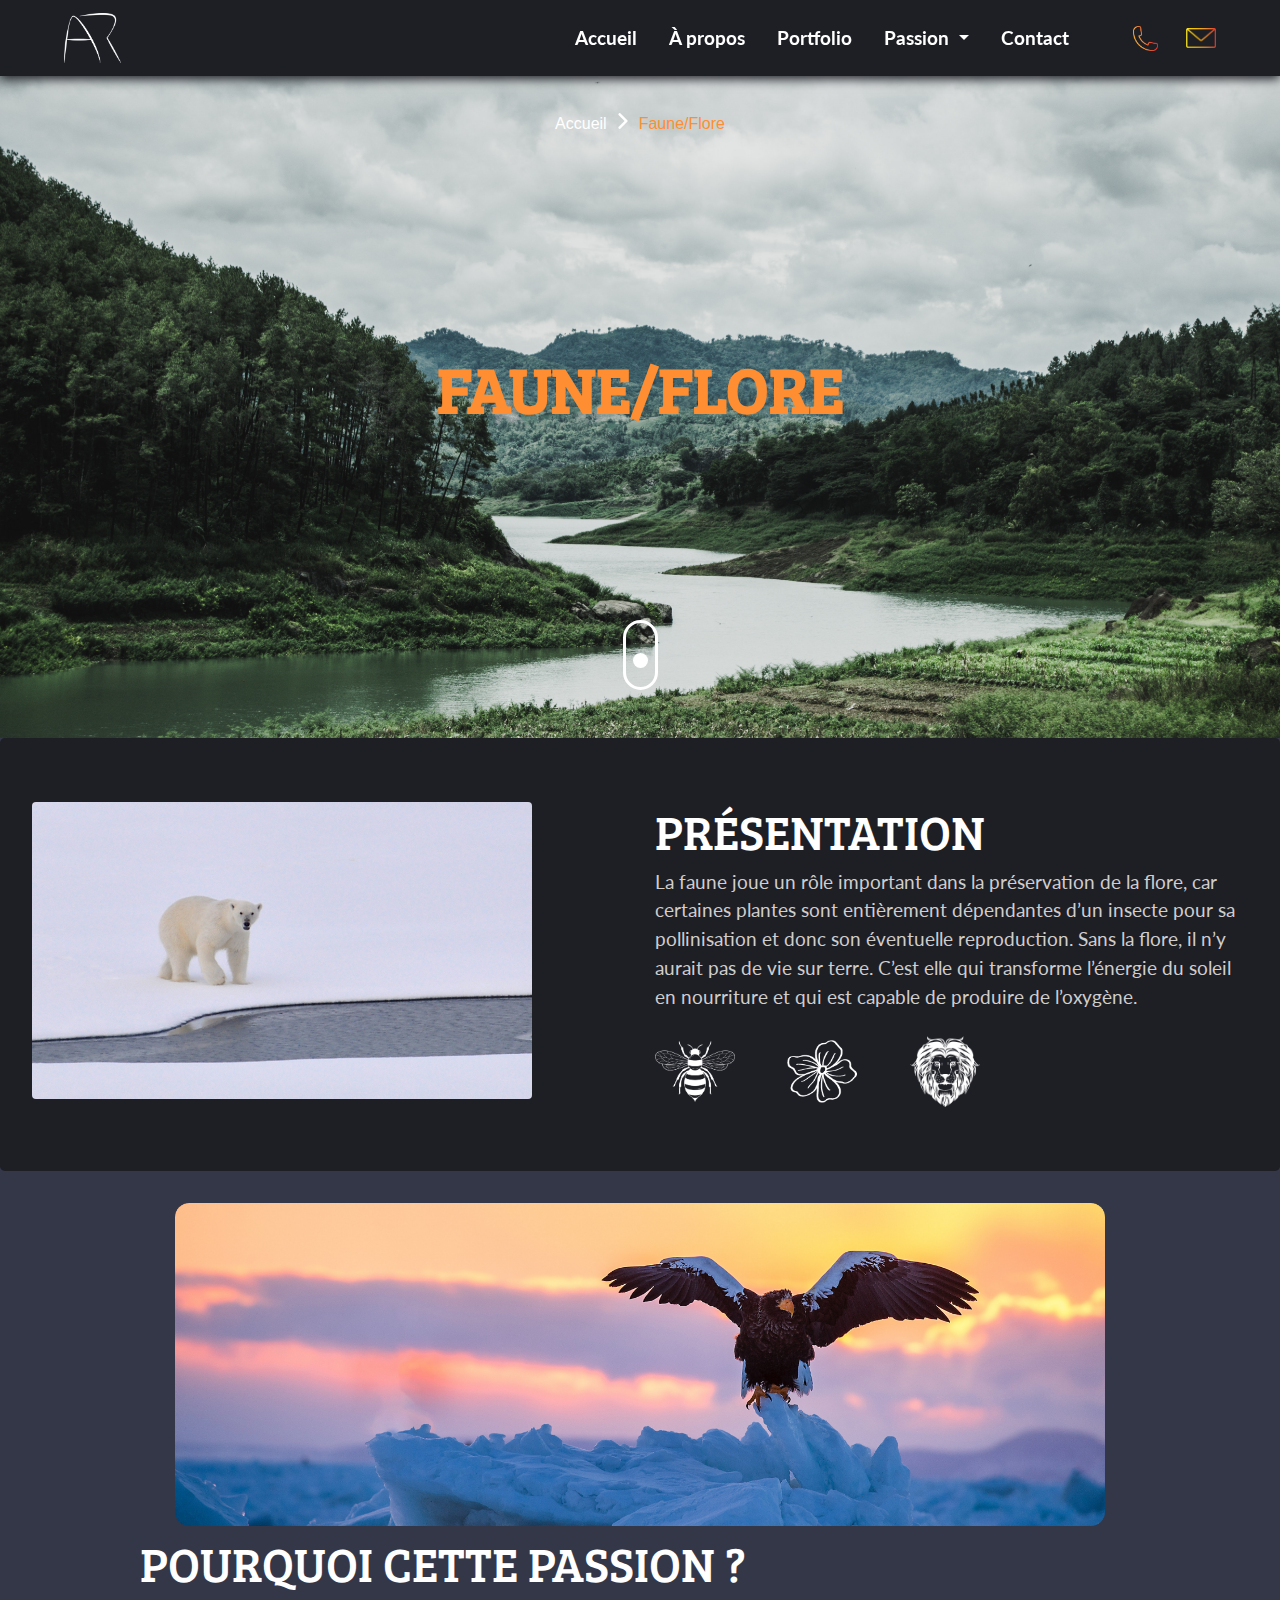
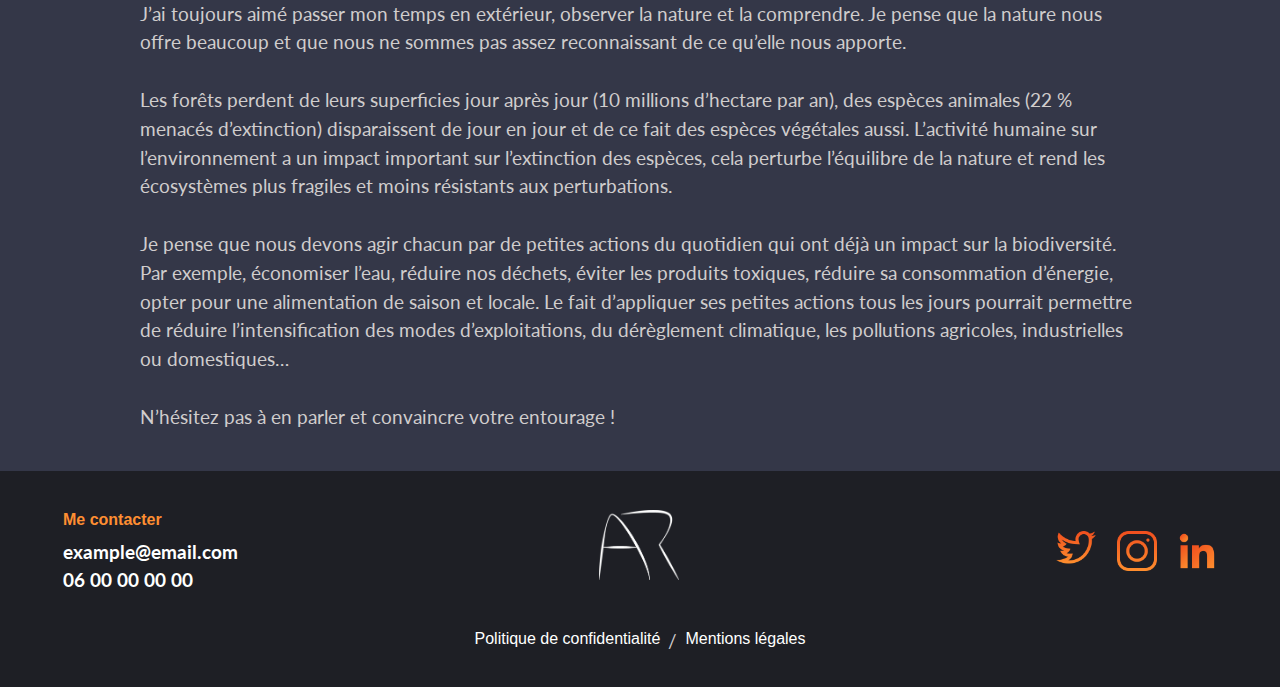
<file: HTML/faune_flore.html>
<!DOCTYPE html>
<html lang="fr-FR">
  <head>
    <meta charset="UTF-8" />
    <meta name="viewport" content="width=device-width, initial-scale=1.0" />
    <meta http-equiv="X-UA-Compatible" content="IE=edge" />
    <meta name="description" content="Alexis Rouet | Concepteur Designer UI à Draguignan">
    <meta name="keywords" content="Designer UI, Concepteur Designer UI, Portfolio Designer UI, Création site web, designer ui draguignan">
    <link rel="preconnect" href="https://fonts.googleapis.com" />
    <!-- Début police Bree Serif-->
    <link rel="preconnect" href="https://fonts.googleapis.com">
    <link rel="preconnect" href="https://fonts.gstatic.com" crossorigin>
    <link href="https://fonts.googleapis.com/css2?family=Bree+Serif&family=Lato:wght@400;700&display=swap" rel="stylesheet"> 
    <!-- Fin police Bree Serif-->
    <link rel="preconnect" href="https://fonts.googleapis.com" />
    <!-- Début police Lato-->
    <link rel="preconnect" href="https://fonts.gstatic.com" crossorigin />
    <link
      href="https://fonts.googleapis.com/css2?family=Lato:wght@400;700&family=Roboto+Slab:wght@600;700&display=swap"
      rel="stylesheet"/>
    <!-- Fin police Lato-->
    <link rel="stylesheet" href="../CSS/bootstrap.min.css" />
    <link rel="stylesheet" href="../CSS/style.css" />
    <link rel="icon" type="image/png" href="../image/logo.png"/>
    <title>Passion | Alexis-Designer UI</title>
  </head>

  <body>
    <!-----------------------------Bouton back to top----------------------------------->
    <button type="button" class="btn btn-floating" id="btn-back-to-top">
      <i class="arrow up"></i>
    </button>
    <!-----------------------------Fin bouton back to top-------------------------------->

     <!--------------------------Début navbar responsive en dessous de 990px------------------->
     <header class="navbar navbar-expand-lg sticky-top">
      <a href="../index.html" class="navbar-brand ml-5">
         <img src="../image/logo_dark_sans_fond.png" alt="logo blanc initial AR" height="50px" weight="50px">
      </a>
      <button class="navbar-toggler" data-toggle="collapse" data-target="#navbar-content">
         <img src="../icone/menu.png" alt="menu navbar" height="20px" width="20px">
      </button>

       <!---------Liste non-ordonnée des éléments de la barre nav --------------->
        <div class="collapse navbar-collapse justify-content-end" id="navbar-content">
          <nav >
            <ul class="navbar-nav" >
              <li class="nav-item align-self-center mx-2">
                <a href="../index.html" class="nav-link  text-white list">Accueil</a>
              </li>
              <li class="nav-item align-self-center mx-2">
                <a href="apropos.html" class="nav-link text-white list">À propos</a>
              </li>
              <li class="nav-item align-self-center mx-2">
                <a href="portfolio.html" class="nav-link text-white list">Portfolio</a>
              </li>
              <li class="nav-item align-self-center dropdown mx-2"> <!----------- Début liste déroulante ---------->
                <a href="#" class="nav-link text-white dropdown-toggle list" data-toggle="dropdown"> 
                   Passion
                </a>
                  <div class="dropdown-menu dropdown-center" id="dropdown_list" style="border:none;"> 
                    <a href="aventure_survie.html" class="text-white dropdown-item list">Aventure/Survie</a>
                    <a href="faune_flore.html" class="disabled dropdown-item list" style="color: #ff8e32; border-bottom: 5px solid #ff8e32;">Faune/Flore</a>
                    <a href="randonnee.html" class="text-white dropdown-item list">Randonnée</a>
                  </div>    
              </li> <!-- ------------------Fin liste déroulante------------------ -->
              <li class="nav-item align-self-center mx-2">
                <a href="contact.html" class="nav-link text-white list">Contact</a>
              </li>
              <li class="nav-item align-self-center ml-lg-5 mr-lg-5">
                <a href="#" class="icons mr-2" title="(+33) 06 00 00 00 00"> <img src="../icone/tel.png" alt="logo téléphone" height="25px" width="25px"></a>
                <a href="mailto:example@email.com" class="icons ml-3"> <img src="../icone/contact.png" alt="logo enveloppe de contact"
                   height="20px" width="30px" target="_blank"></a>
                
              </li>
            </ul>  <!-----------Fin liste des éléments--------->
          </nav>
        </div>        
    </header>
    <!-- -----------------------------------------Fin navbar responsive-------------------------------------->

    <!----------------------Section 1 Titre h1 avec image background + fil d'ariane -------------------->

    <div class="img_bg_faune d-flex flex-column justify-content-between align-items-center passion">
      <nav aria-label="breadcrumb" class="mt-4 ariane">
          <ul class="breadcrumb bg-transparent">
            <li class="breadcrumb-item"><a href="../index.html" class="text-white">Accueil</a></li>
            <li class="breadcrumb-item active" aria-current="page" style="color: #ff8e32;">Faune/Flore</li>
          </ul>
      </nav>
      <h1 class="text-uppercase text-center">Faune/Flore</h1>
        <div class="indicator mb-5"></div>
    </div>
  <!----------------------------------------------------------Fin section 1--------------------------------------------------->
  
  <!-----------------------------------------------------Section 2 présentation------------------------------------------------------>
    
  <div class="container-fluid jumbotron">
    <div class="row justify-content-around">
      <div class="col-lg-6 col-md-6 presentation">
        <img src="../image/ours.jpg" alt="" class="img-fluid rounded" width="500px" height="500px">
      </div>
      <div class="col-lg-6 col-md-6 presentation mt-4 mt-md-0">
        <h2 class="text-uppercase">présentation</h2>
        <p class="" style="max-width: 600px;">
          La faune joue un rôle important dans la préservation de la flore,
          car certaines plantes sont entièrement dépendantes d’un insecte pour
          sa pollinisation et donc son éventuelle reproduction. Sans la flore,
          il n’y aurait pas de vie sur terre. C’est elle qui transforme l’énergie
          du soleil en nourriture et qui est capable de produire de l’oxygène.
        </p>
        <div class="mt-4">
        <img src="../icone/abeille.png" alt="" class="img-fluid" width="80px" height="80px">
        <img src="../icone/fleur.png" alt="" class="img-fluid mx-5" width="70px" height="70px">
        <img src="../icone/lion.png" alt="" class="img-fluid" width="70px" height="70px">
      </div>

      </div>
    </div>
  </div>
  <!----------------------------------------------------------------Fin section 2---------------------------------------------------->
    <!---------------------Section 3 titre h2 et texte------------------->
  <div class="d-flex flex-column justify-content-center align-items-center my-4">
      <img src="../image/pygargue_steller.png" alt="aigle pyrgargue steller sur une banquise avec coucher de soleil" class="img-fluid col-lg-9">
    <div>
      <h2 class="text-uppercase mt-2 text-md-left text-center mx-sm-3">Pourquoi cette passion ?</h2>
      <p style="max-width: 1000px;" class="text-center text-md-left mx-sm-3">J’ai toujours aimé passer mon temps en extérieur,
        observer la nature et la comprendre. Je pense que la nature nous offre beaucoup et que nous ne sommes pas assez reconnaissant
        de ce qu’elle nous apporte.<br/><br/>  Les forêts perdent de leurs superficies jour après jour (10 millions d’hectare par an),
        des espèces animales (22 % menacés d’extinction) disparaissent de jour en jour et de ce fait des espèces végétales aussi.
        L’activité humaine sur l’environnement a un impact important sur l’extinction des espèces, cela perturbe l’équilibre de
        la nature et rend les écosystèmes plus fragiles et moins résistants aux perturbations.<br/><br/> 
        Je pense que nous devons agir chacun par de petites actions du quotidien qui ont déjà un impact sur la biodiversité. Par exemple,
        économiser l’eau, réduire nos déchets, éviter les produits toxiques, réduire sa consommation d’énergie, opter pour une alimentation
        de saison et locale. Le fait d’appliquer ses petites actions tous les jours pourrait permettre de réduire l’intensification des modes
        d’exploitations, du dérèglement climatique, les pollutions agricoles, industrielles ou domestiques…<br/><br/> 
        N’hésitez pas à en parler et convaincre votre entourage !
      </p>
    </div>
  </div>
  <!--------------------------------------Fin section 3----------------------------------------------->
</body> 
   <!-------------------------------Footer--------------------------------->
   <footer class="container-fluid">
    <div class="row justify-content-md-between align-items-center mx-md-5 justify-content-center footer">

      <div class="mt-4">
        <h3 class="h6 contact_footer font-weight-bold text-center text-md-left">Me contacter</h3>
        <p class="text-center text-md-left text-white font-weight-bold">example@email.com<br/>06 00 00 00 00</p>
      </div>

      <div class="mt-2 mb-3">
        <a href="../index.html" class="navbar-brand">
          <img src="../image/logo_dark_sans_fond.png" alt="logo blanc initial AR" height="70px" weight="70px">
        </a>
      </div>

      <div class="mt-1">
        <a href="https://twitter.com/ale_ksy99" class="icons" target="_blank"> 
          <img src="../icone/twitter.png" alt="logo twitter" height="40px" width="40px">
        </a>
        <a href="https://www.instagram.com/al_eksy99/" class="icons m-3" target="_blank">
           <img src="../icone/instagram.png" alt="logo instagram" height="40px" width="40px">
          </a>
        <a href="https://www.linkedin.com/in/alexis-rouet-57782617a/" class="icons" target="_blank"> 
          <img src="../icone/linkedin.png" alt="logo linkedin" height="40px" width="40px">
        </a> 
      </div>
    </div>

      <div class="d-flex row justify-content-center mt-3">
        <a href="#" class="mentions">Politique de confidentialité</a>
        <p class="mx-2">/</p>
        <a href="#" class="mentions">Mentions légales</a>
      </div>

  </footer>
<!-----------------------------Javascript------------------------------>
<script>
  //Appel le bouton
let mybutton = document.getElementById("btn-back-to-top");

// Quand l'utilisateur scroll de 20px vers le bas, le bouton devient visible
window.onscroll = function () {
  scrollFunction();
};

function scrollFunction() {
  if (
    document.body.scrollTop > 20 ||
    document.documentElement.scrollTop > 20
  ) {
    mybutton.style.display = "block";
  } else {
    mybutton.style.display = "none";
  }
}
// Quand l'utilisateur clique, remonte vers le haut de la page
mybutton.addEventListener("click", backToTop);

function backToTop() {
  document.body.scrollTop = 0;
  document.documentElement.scrollTop = 0;
}

</script>
<!------------------------Fin programmation back to top----------------------------->


  <script src="../JS/jquery-3.6.0.slim.min.js"></script>
  <script src="../JS/bootstrap.bundle.min.js"></script>
</html>
</file>
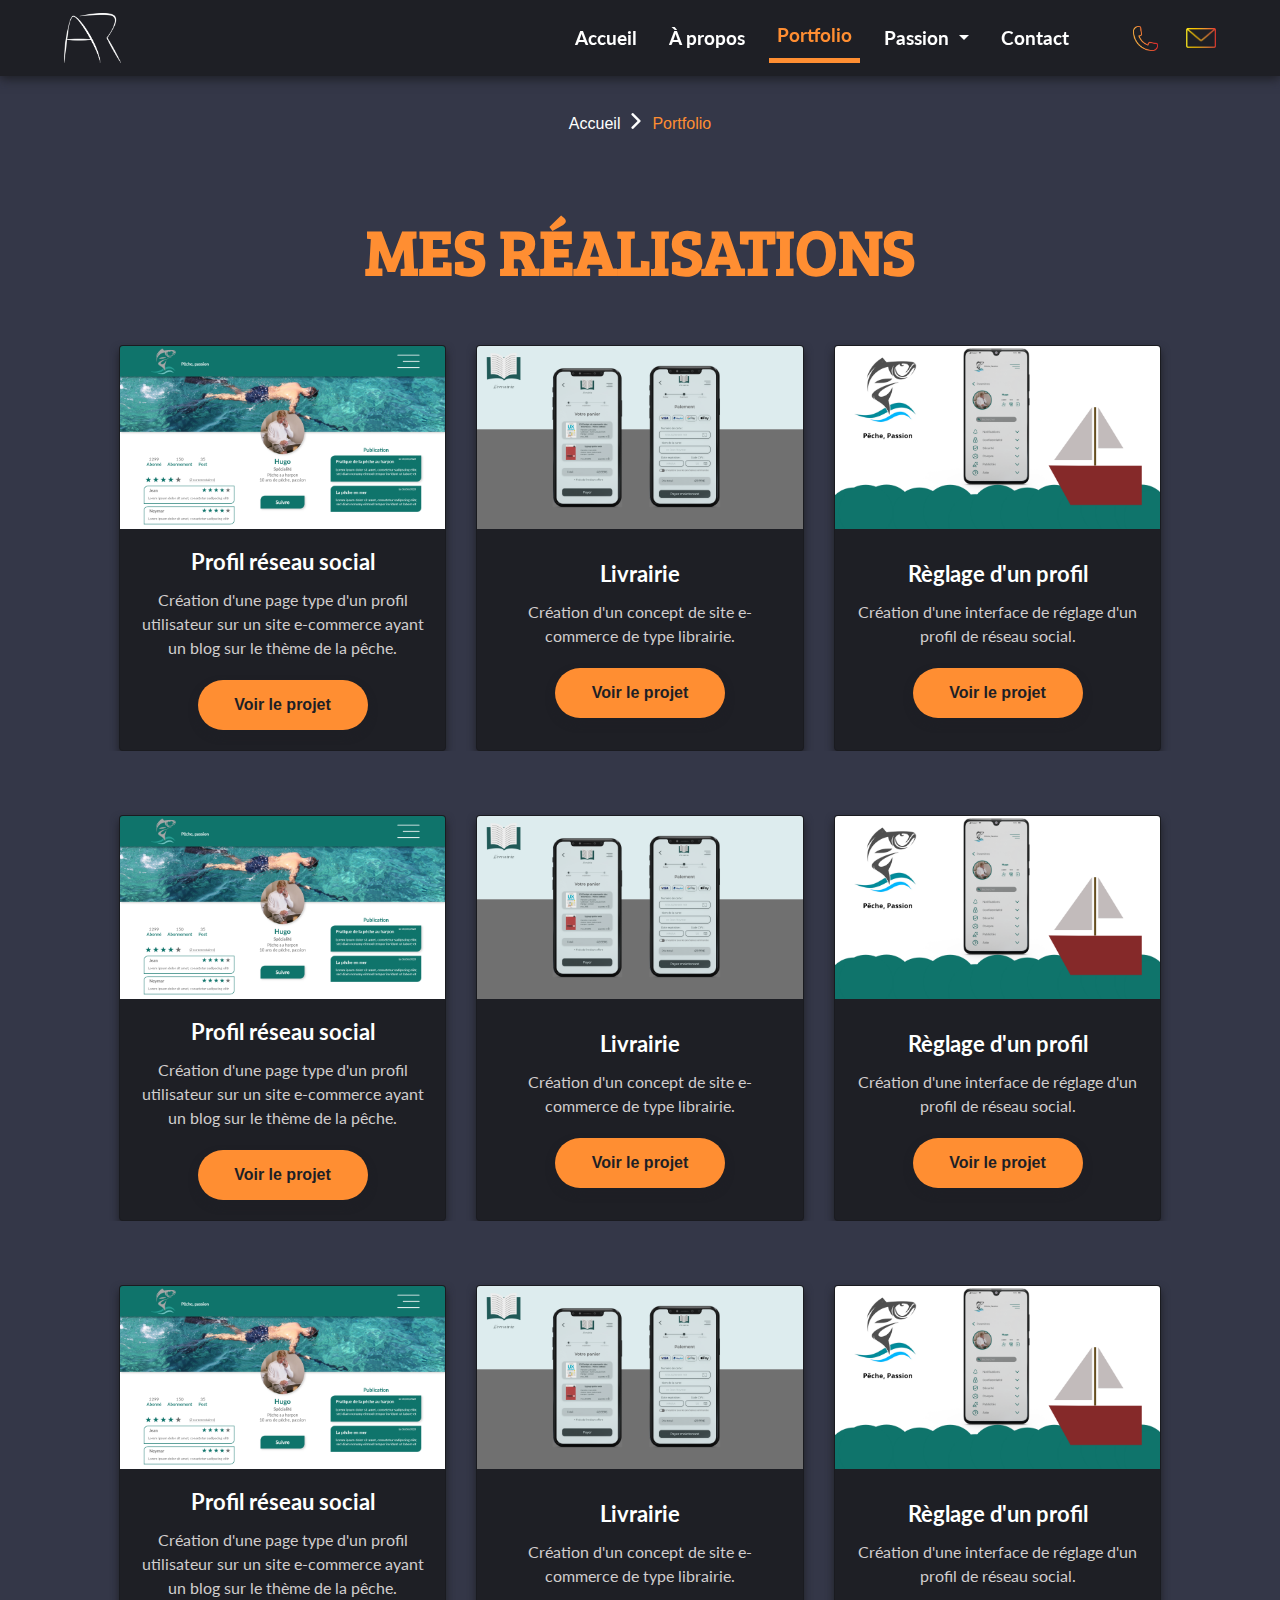
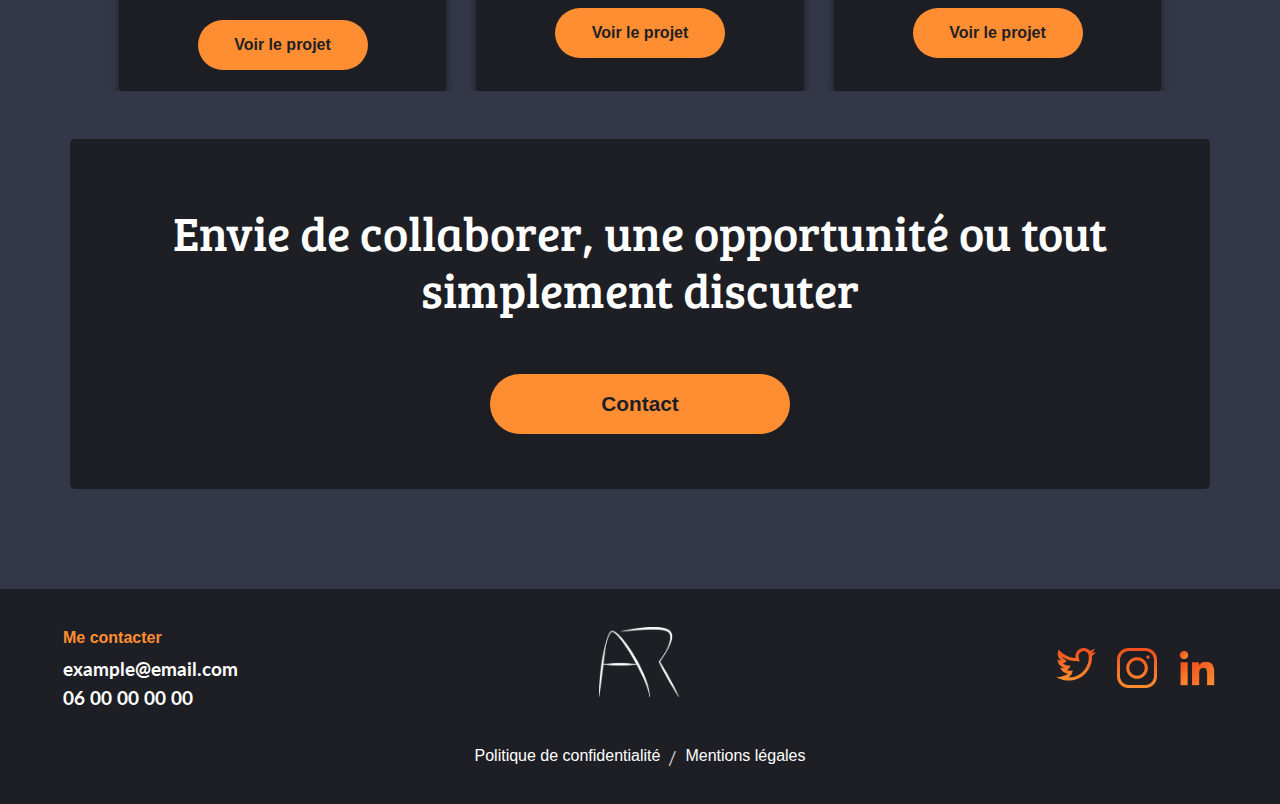
<file: HTML/portfolio.html>
<!DOCTYPE html>
<html lang="fr-FR">
  <head>
    <meta charset="UTF-8" />
    <meta name="viewport" content="width=device-width, initial-scale=1.0" />
    <meta http-equiv="X-UA-Compatible" content="IE=edge" />
    <meta name="description" content="Alexis Rouet | Concepteur Designer UI à Draguignan">
    <meta name="keywords" content="Designer UI, Concepteur Designer UI, Portfolio Designer UI, Création site web, designer ui draguignan">
    <link rel="preconnect" href="https://fonts.googleapis.com" />
    <!-- Début police Bree Serif-->
    <link rel="preconnect" href="https://fonts.googleapis.com">
    <link rel="preconnect" href="https://fonts.gstatic.com" crossorigin>
    <link href="https://fonts.googleapis.com/css2?family=Bree+Serif&family=Lato:wght@400;700&display=swap" rel="stylesheet"> 
    <!-- Fin police Bree Serif-->
    <link rel="preconnect" href="https://fonts.googleapis.com" />
    <!-- Début police Lato-->
    <link rel="preconnect" href="https://fonts.gstatic.com" crossorigin />
    <link
      href="https://fonts.googleapis.com/css2?family=Lato:wght@400;700&family=Roboto+Slab:wght@600;700&display=swap"
      rel="stylesheet"/>
    <!-- Fin police Lato-->
    <link rel="stylesheet" href="../CSS/bootstrap.min.css" />
    <link rel="stylesheet" href="../CSS/style.css" />
    <link rel="icon" type="image/png" href="../image/logo.png"/>
    <title>Alexis-Designer UI</title>
  </head>

  <body>
    <!-----------------------------Bouton back to top----------------------------------->
    <button type="button" class="btn btn-floating" id="btn-back-to-top">
      <i class="arrow up"></i>
    </button>
    <!-----------------------------Fin bouton bakc to top-------------------------------->

      <!--------------------------Début navbar responsive en dessous de 990px------------------->
      <header class="navbar navbar-expand-lg sticky-top">
        <a href="../index.html" class="navbar-brand ml-5">
           <img src="../image/logo_dark_sans_fond.png" alt="logo blanc initial AR" height="50px" weight="50px">
        </a>
        <button class="navbar-toggler" data-toggle="collapse" data-target="#navbar-content">
           <img src="../icone/menu.png" alt="menu navbar" height="20px" width="20px">
        </button>
  
         <!---------Liste non-ordonnée des éléments de la barre nav --------------->
          <div class="collapse navbar-collapse justify-content-end" id="navbar-content">
            <nav >
              <ul class="navbar-nav" >
                <li class="nav-item align-self-center mx-2">
                  <a href="../index.html" class="nav-link  text-white list">Accueil</a>
                </li>
                <li class="nav-item align-self-center mx-2">
                  <a href="apropos.html" class="nav-link text-white list">À propos</a>
                </li>
                <li class="nav-item align-self-center mx-2">
                  <a href="#" class="nav-link disabled list" style="color: #ff8e32; border-bottom: 5px solid #ff8e32;">Portfolio</a>
                </li>
                <li class="nav-item align-self-center dropdown mx-2"> <!----------- Début liste déroulante ---------->
                  <a href="#" class="nav-link text-white dropdown-toggle list" data-toggle="dropdown"> 
                     Passion
                  </a>
                    <div class="dropdown-menu dropdown-center" id="dropdown_list" style="border:none;"> 
                      <a href="aventure_survie.html" class="text-white dropdown-item list">Aventure/Survie</a>
                      <a href="faune_flore.html" class="text-white dropdown-item list">Faune/Flore</a>
                      <a href="randonnee.html" class="dropdown-item text-white list">Randonnée</a>
                    </div>    
                </li> <!-- ------------------Fin liste déroulante------------------ -->
                <li class="nav-item align-self-center mx-2">
                  <a href="contact.html" class="nav-link text-white list">Contact</a>
                </li>
                <li class="nav-item align-self-center ml-lg-5 mr-lg-5">
                  <a href="#" class="icons mr-2" title="(+33) 06 00 00 00 00"> <img src="../icone/tel.png" alt="logo téléphone" height="25px" width="25px"></a>
                  <a href="mailto:example@email.com" class="icons ml-3"> <img src="../icone/contact.png" alt="logo enveloppe de contact"
                     height="20px" width="30px" target="_blank"></a>
                  
                </li>
              </ul>  <!-----------Fin liste des éléments--------->
            </nav>
          </div>        
      </header>
      <!-- -----------------------------------------Fin navbar responsive-------------------------------------->
<!------------------------------------------------Fil d'ariane------------------------------------------------->
      <nav aria-label="breadcrumb" class="mt-4 d-flex justify-content-center">
        <ul class="breadcrumb bg-transparent">
          <li class="breadcrumb-item"><a href="../index.html" class="text-white">Accueil</a></li>
          <li class="breadcrumb-item active" aria-current="page" style="color: #ff8e32;">Portfolio</li>
        </ul>
    </nav>

        <!-------------------------------------Section 1 carte portfolio---------------------------------->
        <div class="container-fluid" style="overflow-x: hidden;">
            <div class="row justify-content-center align-content-center mt-5">
                <h1 class="text-uppercase text-center">Mes réalisations</h1>
              <div class="card-deck mt-5 justify-content-center align-content-center centrale">
  
              <div class="card p-0 col-lg-3 col-md-4 col-sm-12 carte_role w-75">
                <img  class="card-img-top"  src="../image/daily006_réseau.png" alt="page d'un profil de réseau social sur le thème de la pêche">
                <div class="card-body d-flex flex-column justify-content-center align-items-center">
                <h3 class="card-title text-center font-weight-bold">Profil réseau social</h3>
                <p class="card-text text-center p-carte">Création d'une page type d'un profil utilisateur sur un site e-commerce
                   ayant un blog sur le thème de la pêche.
                </p>
                <a href="#" class="btn btn_projet mt-1">Voir le projet</a>
                </div>
              </div>
  
              <div class="card p-0 col-lg-3 col-md-4 col-sm-12 carte_role w-75">
                <img  class="card-img-top"  src="../image/daily002_paiement.png" alt="deux écrans avec présentation d'un site e-commerce
               de livre suivi d'une interface de paiement sur ce site">
                <div class="card-body d-flex flex-column justify-content-center align-items-center">
                <h3 class="card-title text-center font-weight-bold">Livrairie</h3>
                <p class="card-text text-center p-carte">Création d'un concept de site e-commerce de type librairie.</p>
                <a href="#" class="btn btn_projet mt-1">Voir le projet</a>
                </div>
              </div>
  
              <div class="card p-0 col-lg-3 col-md-4 col-sm-12 carte_role w-75">
                <img  class="card-img-top"  src="../image/daily007.png" alt="écran de règlage d'un profil de réseau social">
                <div class="card-body d-flex flex-column justify-content-center align-items-center">
                <h3 class="card-title text-center font-weight-bold">Règlage d'un profil</h3>
                <p class="card-text text-center p-carte">Création d'une interface de réglage d'un profil de réseau social.</p>
                <a href="#" class="btn btn_projet mt-1">Voir le projet</a>
                </div>
              </div>
              </div>
            </div>
        </div>

              
        <!-------------------------------------Section 2 carte portfolio---------------------------------->
        <div class="container-fluid" style="overflow-x: hidden;">
            <div class="row justify-content-center align-content-center mt-3">
              <div class="card-deck mt-5 justify-content-center align-content-center centrale">
  
              <div class="card p-0 col-lg-3 col-md-4 col-sm-12 carte_role w-75">
                <img  class="card-img-top"  src="../image/daily006_réseau.png" alt="page d'un profil de réseau social sur le thème de la pêche">
                <div class="card-body d-flex flex-column justify-content-center align-items-center">
                <h3 class="card-title text-center font-weight-bold">Profil réseau social</h3>
                <p class="card-text text-center p-carte">Création d'une page type d'un profil utilisateur sur un site e-commerce
                   ayant un blog sur le thème de la pêche.
                </p>
                <a href="#" class="btn btn_projet mt-1">Voir le projet</a>
                </div>
              </div>
  
              <div class="card p-0 col-lg-3 col-md-4 col-sm-12 carte_role w-75">
                <img  class="card-img-top"  src="../image/daily002_paiement.png" alt="deux écrans avec présentation d'un site e-commerce
               de livre suivi d'une interface de paiement sur ce site">
                <div class="card-body d-flex flex-column justify-content-center align-items-center">
                <h3 class="card-title text-center font-weight-bold">Livrairie</h3>
                <p class="card-text text-center p-carte">Création d'un concept de site e-commerce de type librairie.</p>
                <a href="#" class="btn btn_projet mt-1">Voir le projet</a>
                </div>
              </div>
  
              <div class="card p-0 col-lg-3 col-md-4 col-sm-12 carte_role w-75">
                <img  class="card-img-top"  src="../image/daily007.png" alt="écran de règlage d'un profil de réseau social">
                <div class="card-body d-flex flex-column justify-content-center align-items-center">
                <h3 class="card-title text-center font-weight-bold">Règlage d'un profil</h3>
                <p class="card-text text-center p-carte">Création d'une interface de réglage d'un profil de réseau social.</p>
                <a href="#" class="btn btn_projet mt-1">Voir le projet</a>
                </div>
              </div>
            </div>
          </div>
      </div>
              
        <!-------------------------------------Section 3 carte portfolio---------------------------------->
        <div class="container-fluid" style="overflow-x: hidden;">
            <div class="row justify-content-center align-content-center mt-3">
              <div class="card-deck mt-5 justify-content-center align-content-center centrale">
  
              <div class="card p-0 col-lg-3 col-md-4 col-sm-12 carte_role w-75">
                <img  class="card-img-top"  src="../image/daily006_réseau.png" alt="page d'un profil de réseau social sur le thème de la pêche">
                <div class="card-body d-flex flex-column justify-content-center align-items-center">
                <h3 class="card-title text-center font-weight-bold">Profil réseau social</h3>
                <p class="card-text text-center p-carte">Création d'une page type d'un profil utilisateur sur un site e-commerce
                   ayant un blog sur le thème de la pêche.
                </p>
                <a href="#" class="btn btn_projet mt-1">Voir le projet</a>
                </div>
              </div>
  
              <div class="card p-0 col-lg-3 col-md-4 col-sm-12 carte_role w-75">
                <img  class="card-img-top"  src="../image/daily002_paiement.png" alt="deux écrans avec présentation d'un site e-commerce
               de livre suivi d'une interface de paiement sur ce site">
                <div class="card-body d-flex flex-column justify-content-center align-items-center">
                <h3 class="card-title text-center font-weight-bold">Livrairie</h3>
                <p class="card-text text-center p-carte">Création d'un concept de site e-commerce de type librairie.</p>
                <a href="#" class="btn btn_projet mt-1">Voir le projet</a>
                </div>
              </div>
  
              <div class="card p-0 col-lg-3 col-md-4 col-sm-12 carte_role w-75">
                <img  class="card-img-top"  src="../image/daily007.png" alt="écran de règlage d'un profil de réseau social">
                <div class="card-body d-flex flex-column justify-content-center align-items-center">
                <h3 class="card-title text-center font-weight-bold">Règlage d'un profil</h3>
                <p class="card-text text-center p-carte">Création d'une interface de réglage d'un profil de réseau social.</p>
                <a href="#" class="btn btn_projet mt-1">Voir le projet</a>
                </div>
              </div>
            </div>
          </div>
      </div>

              <!---------------------------------------Section 4 Contact---------------------------------------->
              <div class=" container jumbotron mt-5" id="cta_contact">
                <div class="d-flex flex-column justify-content-center align-items-center">
                <h2 class="text-center">Envie de collaborer, une opportunité ou tout simplement discuter  </h2>
                <a href="contact.html" class="btn bouton CV mt-5" id="btn_contact">Contact</a>
                </div>
              </div>
    </body>    

     <!-------------------------------Footer--------------------------------->
   <footer class="container-fluid" style="margin-top: 100px;">
    <div class="row justify-content-md-between align-items-center mx-md-5 justify-content-center footer">

      <div class="mt-4">
        <h3 class="h6 contact_footer font-weight-bold text-center text-md-left">Me contacter</h3>
        <p class="text-center text-md-left text-white font-weight-bold">example@email.com<br/>06 00 00 00 00</p>
      </div>

      <div class="mt-2 mb-3">
        <a href="../index.html" class="navbar-brand">
          <img src="../image/logo_dark_sans_fond.png" alt="logo blanc initial AR" height="70px" weight="70px">
        </a>
      </div>

      <div class="mt-1">
        <a href="https://twitter.com/ale_ksy99" class="icons" target="_blank">
           <img src="../icone/twitter.png" alt="logo twitter" height="40px" width="40px">
        </a>
        <a href="https://www.instagram.com/al_eksy99/" class="icons m-3" target="_blank">
           <img src="../icone/instagram.png" alt="logo instagram" height="40px" width="40px">
        </a>
        <a href="https://www.linkedin.com/in/alexis-rouet-57782617a/" class="icons" target="_blank"> 
          <img src="../icone/linkedin.png" alt="logo linkedin" height="40px" width="40px">
        </a> 
      </div>
    </div>

      <div class="d-flex row justify-content-center mt-3">
        <a href="#" class="mentions">Politique de confidentialité</a>
        <p class="mx-2">/</p>
        <a href="#" class="mentions">Mentions légales</a>
      </div>
  </footer>
<!-----------------------------Javascript------------------------------>
  <script>
    //Appel le bouton
  let mybutton = document.getElementById("btn-back-to-top");
  
  // Quand l'utilisateur scroll de 20px vers le bas, le bouton devient visible
  window.onscroll = function () {
    scrollFunction();
  };
  
  function scrollFunction() {
    if (
      document.body.scrollTop > 20 ||
      document.documentElement.scrollTop > 20
    ) {
      mybutton.style.display = "block";
    } else {
      mybutton.style.display = "none";
    }
  }
  // Quand l'utilisateur clique, remonte vers le haut de la page
  mybutton.addEventListener("click", backToTop);
  
  function backToTop() {
    document.body.scrollTop = 0;
    document.documentElement.scrollTop = 0;
  }
  
  </script>
  <!------------------------Fin programmation back to top----------------------------->
    
  <script src="../JS/jquery-3.6.0.slim.min.js"></script>
  <script src="../JS/bootstrap.bundle.min.js"></script>
</html>
</file>
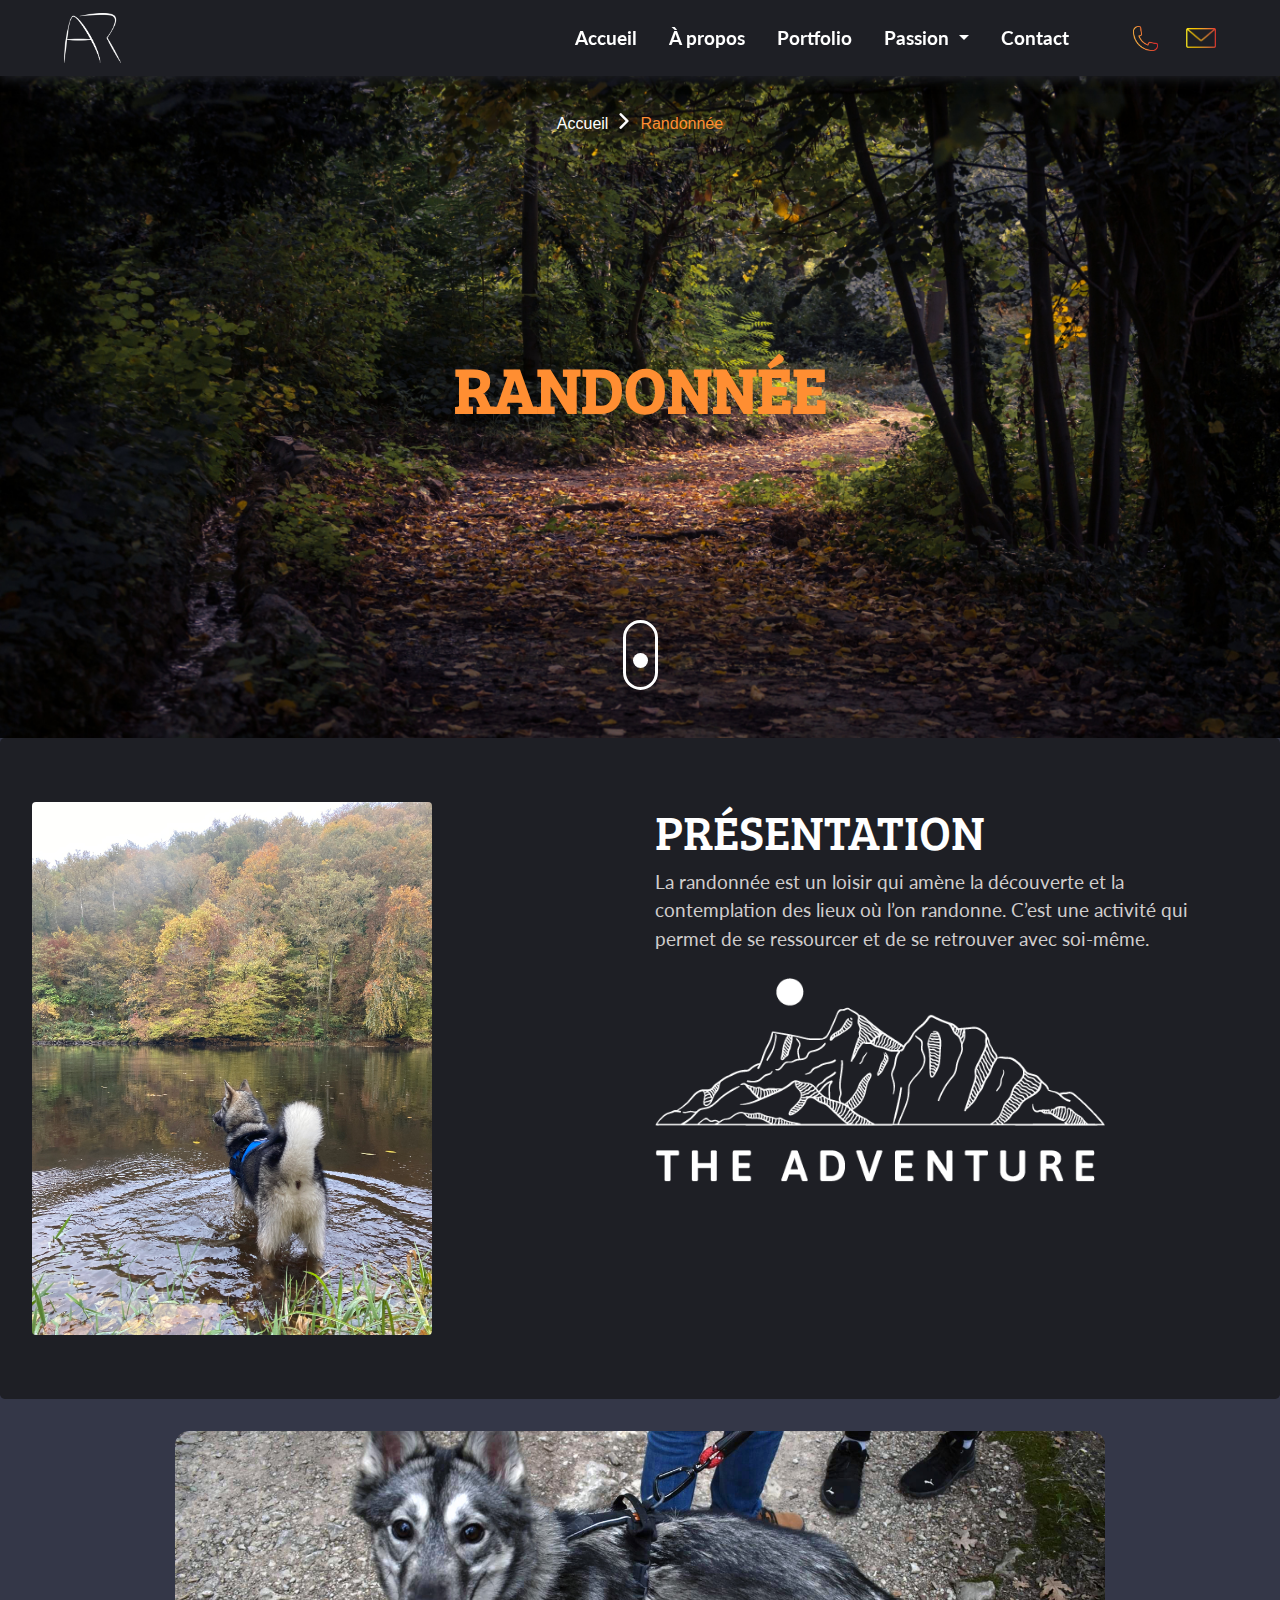
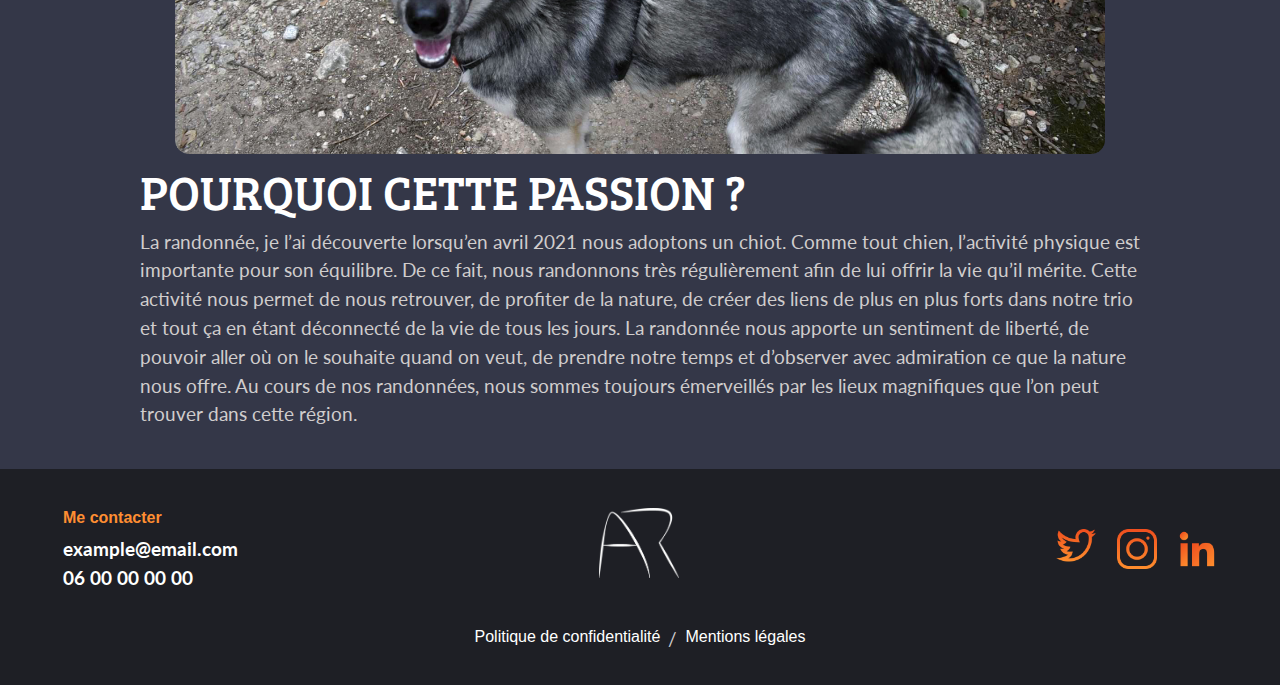
<file: HTML/randonnee.html>
<!DOCTYPE html>
<html lang="fr-FR">
  <head>
    <meta charset="UTF-8" />
    <meta name="viewport" content="width=device-width, initial-scale=1.0" />
    <meta http-equiv="X-UA-Compatible" content="IE=edge" />
    <meta name="description" content="Alexis Rouet | Concepteur Designer UI à Draguignan">
    <meta name="keywords" content="Designer UI, Concepteur Designer UI, Portfolio Designer UI, Création site web, designer ui draguignan">
    <link rel="preconnect" href="https://fonts.googleapis.com" />
    <!-- Début police Bree Serif-->
    <link rel="preconnect" href="https://fonts.googleapis.com">
    <link rel="preconnect" href="https://fonts.gstatic.com" crossorigin>
    <link href="https://fonts.googleapis.com/css2?family=Bree+Serif&family=Lato:wght@400;700&display=swap" rel="stylesheet"> 
    <!-- Fin police Bree Serif-->
    <link rel="preconnect" href="https://fonts.googleapis.com" />
    <!-- Début police Lato-->
    <link rel="preconnect" href="https://fonts.gstatic.com" crossorigin />
    <link
      href="https://fonts.googleapis.com/css2?family=Lato:wght@400;700&family=Roboto+Slab:wght@600;700&display=swap"
      rel="stylesheet"/>
    <!-- Fin police Lato-->
    <link rel="stylesheet" href="../CSS/bootstrap.min.css" />
    <link rel="stylesheet" href="../CSS/style.css" />
    <link rel="icon" type="image/png" href="../image/logo.png"/>
    <title>Alexis-Designer UI</title>
  </head>

  <body>
    <!-----------------------------Bouton back to top----------------------------------->
    <button type="button" class="btn btn-floating" id="btn-back-to-top">
      <i class="arrow up"></i>
    </button>
    <!-----------------------------Fin bouton back to top-------------------------------->

      <!--------------------------Début navbar responsive en dessous de 990px------------------->
      <header class="navbar navbar-expand-lg sticky-top">
        <a href="../index.html" class="navbar-brand ml-5">
           <img src="../image/logo_dark_sans_fond.png" alt="logo blanc initial AR" height="50px" weight="50px">
        </a>
        <button class="navbar-toggler" data-toggle="collapse" data-target="#navbar-content">
           <img src="../icone/menu.png" alt="menu navbar" height="20px" width="20px">
        </button>
  
         <!---------Liste non-ordonnée des éléments de la barre nav --------------->
          <div class="collapse navbar-collapse justify-content-end" id="navbar-content">
            <nav >
              <ul class="navbar-nav" >
                <li class="nav-item align-self-center mx-2">
                  <a href="../index.html" class="nav-link  text-white list">Accueil</a>
                </li>
                <li class="nav-item align-self-center mx-2">
                  <a href="apropos.html" class="nav-link text-white list">À propos</a>
                </li>
                <li class="nav-item align-self-center mx-2">
                  <a href="portfolio.html" class="nav-link text-white list">Portfolio</a>
                </li>
                <li class="nav-item align-self-center dropdown mx-2"> <!----------- Début liste déroulante ---------->
                  <a href="#" class="nav-link text-white dropdown-toggle list" data-toggle="dropdown"> 
                     Passion
                  </a>
                    <div class="dropdown-menu dropdown-center" id="dropdown_list" style="border:none;"> 
                      <a href="aventure_survie.html" class="text-white dropdown-item list">Aventure/Survie</a>
                      <a href="faune_flore.html" class="text-white dropdown-item list">Faune/Flore</a>
                      <a href="randonnee.html" class="disabled dropdown-item list" style="color: #ff8e32; border-bottom: 5px solid #ff8e32;">Randonnée</a>
                    </div>    
                </li> <!-- ------------------Fin liste déroulante------------------ -->
                <li class="nav-item align-self-center mx-2">
                  <a href="contact.html" class="nav-link text-white list">Contact</a>
                </li>
                <li class="nav-item align-self-center ml-lg-5 mr-lg-5">
                  <a href="#" class="icons mr-2" title="(+33) 06 00 00 00 00"> <img src="../icone/tel.png" alt="logo téléphone" height="25px" width="25px"></a>
                  <a href="mailto:example@email.com" class="icons ml-3"> <img src="../icone/contact.png" alt="logo enveloppe de contact"
                     height="20px" width="30px" target="_blank"></a>
                  
                </li>
              </ul>  <!-----------Fin liste des éléments--------->
            </nav>
          </div>        
      </header>
      <!-- -----------------------------------------Fin navbar responsive-------------------------------------->

 <!----------------------Section 1 Titre h1 avec image background + fil d'ariane -------------------->

 <div class="img_bg_randonnee d-flex flex-column justify-content-between align-items-center passion">
  <nav aria-label="breadcrumb" class="mt-4 ariane">
      <ul class="breadcrumb bg-transparent">
        <li class="breadcrumb-item"><a href="../index.html" class="text-white">Accueil</a></li>
        <li class="breadcrumb-item active" aria-current="page" style="color: #ff8e32;">Randonnée</li>
      </ul>
  </nav>
  <h1 class="text-uppercase text-center">Randonnée</h1>
    <div class="indicator mb-5"></div>
</div>
<!----------------------------------------------------------Fin section 1--------------------------------------------------->

<!-----------------------------------------------------Section 2 présentation------------------------------------------------------>

<div class="container-fluid jumbotron">
<div class="row justify-content-around">
  <div class="col-lg-6 col-md-6 presentation">
    <img src="../image/skai.jpg" alt="" class="img-fluid rounded" width="400px" height="300px">
  </div>
  <div class="col-lg-6 col-md-6 presentation mt-4 mt-md-0">
    <h2 class="text-uppercase">présentation</h2>
    <p class="" style="max-width: 600px;">
      La randonnée est un loisir qui amène la découverte et la contemplation des lieux
       où l’on randonne. C’est une activité qui permet de se ressourcer et de se retrouver avec soi-même.
    </p>
    <div class="mt-4">
      <img src="../image/montagne_graphique.png" alt="graphique de montagne" class="img-fluid" width="450px" height="250px">
    </div>

  </div>
</div>
</div>
<!----------------------------------------------------------------Fin section 2---------------------------------------------------->

    <!---------------------Section 3 titre h2 et texte------------------->
  <div class="d-flex flex-column justify-content-center align-items-center my-4">
      <img src="../image/skai.png" alt="Skaï, husky alaskan en pleine randonnée" class="img-fluid col-lg-9">
    <div>
      <h2 class="text-uppercase mt-2 text-md-left text-center mx-sm-3">Pourquoi cette passion ?</h2>
      <p style="max-width: 1000px;" class="text-center text-md-left mx-sm-3">La randonnée, je l’ai découverte lorsqu’en avril
         2021 nous adoptons un chiot. Comme tout chien, l’activité physique est importante pour son équilibre. De ce fait, nous
          randonnons très régulièrement afin de lui offrir la vie qu’il mérite.
        Cette activité nous permet de nous retrouver, de profiter de la nature, de créer des liens de plus en plus forts dans notre
         trio et tout ça en étant déconnecté de la vie de tous les jours. 
        La randonnée nous apporte un sentiment de liberté, de pouvoir aller où on le souhaite quand on veut, de prendre notre temps
         et d’observer avec admiration ce que la nature nous offre. Au cours de nos randonnées, nous sommes toujours émerveillés par
          les lieux magnifiques que l’on peut trouver dans cette région.
        </p>
    </div>
  </div>
</body>  

   <!-------------------------------Footer--------------------------------->
   <footer class="container-fluid">
    <div class="row justify-content-md-between align-items-center mx-md-5 justify-content-center footer">

      <div class="mt-4">
        <h3 class="h6 contact_footer font-weight-bold text-center text-md-left">Me contacter</h3>
        <p class="text-center text-md-left text-white font-weight-bold">example@email.com<br/>06 00 00 00 00</p>
      </div>

      <div class="mt-2 mb-3">
        <a href="../index.html" class="navbar-brand">
          <img src="../image/logo_dark_sans_fond.png" alt="logo blanc initial AR" height="70px" weight="70px">
        </a>
      </div>

      <div class="mt-1">
        <a href="https://twitter.com/ale_ksy99" class="icons" target="_blank">
           <img src="../icone/twitter.png" alt="logo twitter" height="40px" width="40px">
        </a>
        <a href="https://www.instagram.com/al_eksy99/" class="icons m-3" target="_blank"> 
          <img src="../icone/instagram.png" alt="logo instagram" height="40px" width="40px">
        </a>
        <a href="https://www.linkedin.com/in/alexis-rouet-57782617a/" class="icons" target="_blank">
           <img src="../icone/linkedin.png" alt="logo linkedin" height="40px" width="40px">
        </a> 
      </div>
    </div>

      <div class="d-flex row justify-content-center mt-3">
        <a href="#" class="mentions">Politique de confidentialité</a>
        <p class="mx-2">/</p>
        <a href="#" class="mentions">Mentions légales</a>
      </div>

  </footer>
<!-----------------------------Javascript------------------------------>
  <script>
    //Appel le bouton
  let mybutton = document.getElementById("btn-back-to-top");
  
  // Quand l'utilisateur scroll de 20px vers le bas, le bouton devient visible
  window.onscroll = function () {
    scrollFunction();
  };
  
  function scrollFunction() {
    if (
      document.body.scrollTop > 20 ||
      document.documentElement.scrollTop > 20
    ) {
      mybutton.style.display = "block";
    } else {
      mybutton.style.display = "none";
    }
  }
  // Quand l'utilisateur clique, remonte vers le haut de la page
  mybutton.addEventListener("click", backToTop);
  
  function backToTop() {
    document.body.scrollTop = 0;
    document.documentElement.scrollTop = 0;
  }
  
  </script>
  <!------------------------Fin programmation back to top----------------------------->


  <script src="../JS/jquery-3.6.0.slim.min.js"></script>
  <script src="../JS/bootstrap.bundle.min.js"></script>
</html>
</file>
<file: CSS/style.css>
* {
    margin:0px;
    padding:0px;
    box-sizing: border-box;
    
}

body{
    background-color: #343748;
}

h1 {
    color: #ff8e32;
    font-family: 'Bree Serif', serif;
    font-weight: bold;
    font-size: 4em;
}

h2 {
    color: #FFFFFF;
    font-family: 'Bree Serif', serif;
    font-size: 3em;
}

h3 {
  color: #FFFFFF;
  font-family: 'Lato', sans-serif;
  font-size: 1.4em;
}

p {
    color: #D0CDCD;
    font-family:'Lato', sans-serif;
    font-size: 1.2em;
}

label {
  font-family: 'Lato', sans-serif;
  font-size: 1.2em;
}

header {
  background-color: rgba(30, 31, 37, 1);
  box-shadow: 0px 3px 10px #1E1F25;
}

input, textarea {
  border-radius: 100px !important;
  background-color: #1E1F25 !important;
  border: 2px solid #ff8e32 !important;
}

footer {
  background-color: #1E1F25;
  height: auto;
  padding: 15px;
}
/*----------------------------- Class----------------------------- */

.list {
  font-family: 'Lato', sans-serif;
  font-weight: bold;
  font-size: 1.2em;
}

.list:hover {
  color: #ff8e32 !important;
}

.list:focus {
  border-bottom: 4px solid #ff8e32;
}

.icons:hover {  /*Transparence sur le hover des icons réseaux sociaux */
  background-color: transparent; 
}

.img_bg {
  background-image: url(../image/coucher_de_soleil2.jpg);
  height: 662px;
  background-size: cover;
  background-position: center;

}

.p-carte {
  font-size: 1em;
}

.CV, .bouton {
  border-radius: 100px 100px 100px 100px;
  background-color: #ff8e32;
  color: #1E1F25;
  text-align: center;
  vertical-align: center;
  text-decoration: none;
  font-weight: bold;
  width: 210px;
  height: 50px;
  line-height: 35px;
  margin-bottom: 20%;  
  box-shadow: 0px 5px 10px #1E1F25;
}

.bouton:hover, .CV:hover {
  background-color: #1E1F25 ;
  color: #ff8e32;
  text-decoration: none;
}

.bouton2:hover, #projet:hover {
  background-color: #D0CDCD ;
  color: #1E1F25;
  text-decoration: none;
}

.btn_projet {
  border-radius: 100px 100px 100px 100px;
  background-color: #ff8e32;
  color: #1E1F25;
  text-align: center;
  text-decoration: none;
  font-weight: bold;
  width: 170px;
  height: 50px;
  line-height: 35px;
  box-shadow: 0px 5px 8px#1E1F25;
}

.btn_projet:hover {
  text-decoration: none;
  background-color: #343748;
  color: #ff8e32;
}


.carte_role {
  background-color: #1E1F25;
  box-shadow: 0px 5px 8px#1E1F25;
}

.carte {
  width: 100px !important;
  height: 100px !important;
  align-self: center;
}

.btn_noir {
  border-radius: 100px 100px 100px 100px;
  background-color: #1E1F25;
  color: #ff8e32;
  text-align: center;
  text-decoration: none;
  font-weight: bold;
  width: 250px;
  height: 60px;
  line-height: 45px;
  box-shadow: 0px 5px 8px#1E1F25;
}

.btn_noir:hover {
  text-decoration: none;
  background-color: #ff8e32;
  color: #1E1F25;
}

.btn_envoyer {
  border-radius: 100px 100px 100px 100px;
  background-color: #ff8e32;
  color: #1E1F25;
  text-align: center;
  text-decoration: none;
  font-weight: bold;
  width: 210px;
  height: 50px;
  line-height: 35px;
  box-shadow: 0px 5px 8px#1E1F25;
}

.btn_envoyer:hover {
  background-color: #1E1F25 ;
  color: #ff8e32;
  text-decoration: none;
}

.mentions {
  text-decoration: none;
  color: #FFFFFF;
}

.mentions:hover {
  text-decoration: none;
  color: #D0CDCD;
}
.contact_footer {
  color: #ff8e32;
}

/*------------indicateur scroll vers le bas ----------*/
.indicator {
  width: 35px; 
  height: 70px;
  border: 3px solid #fff;
  border-radius: 50px; 
  position: relative;
}

.indicator:before { 
  content: ""; 
  position: absolute;
  width: 15px; 
  height: 15px;
  background: #fff; 
  margin: auto;
  left: 0; 
  right: 0;
  top: 30px; 
  border-radius: 50%;
  animation: animate 1s linear infinite; 
}
@keyframes animate {
  0% {
      opacity: 1; top: 30px;
  }
  100% {
      opacity: 0; top: 100px;
      transform: scale(0.8);
  }
}

/*------Fin indicateur scroll vers le bas---- */

.img_bg_survie {
  background-image: url(../image/montagne_noirblanc.jpg);
  height: 662px;
  background-size: cover;
  background-position: center;

}

/* Icon fleche fil ariane */

.breadcrumb-item + .breadcrumb-item::before {
  content: url(../icone/fleche-droite.png) !important;
}

.img_bg_faune {
  background-image: url(../image/eau_forêt.jpg);
  height: 662px;
  background-size: cover;
  background-position: center;

}

.img_bg_randonnee {
  background-image: url(../image/randonnée.jpg );
  height: 662px;
  background-size: cover;
  background-position: center;

}

.dropdown-item:hover {
  text-decoration: none;
  background-color: transparent;
}

.jumbotron {
  background-color: #1E1F25 !important;
}

.progress-bar {
  background-color: #ff8e32;
}

.progress {
  background-color: #D0CDCD;
  border-radius: 100px;
}

/* Back to top */
#btn-back-to-top {
  position: fixed;
  bottom: 20px;
  right: 20px;
  display: none;
  padding: 20px;
  background-color: #D0CDCD;
  border-radius: 100px;
  z-index: 1000;

}
.arrow {
  border: solid #ff8e32;
  border-width: 0 3px 3px 0;
  display: inline-block;
  padding: 3px;
}
.up {
  transform: rotate(-135deg);
  -webkit-transform: rotate(-135deg);
}

/* Fin Back to top */

.image_apropos {
  margin-left: 150px;
}

/*----------------------------- ID----------------------------- */

#dropdown_list {
  background-color: #1E1F25;
}


#titre-principal {
  color: #FFFFFF;
  font-size: 4em;
  margin-top: 15%;
}

#projet, .bouton2 {
  border-radius: 100px 100px 100px 100px;
  background-color: transparent;
  color: #FFFFFF;
  border: 3px solid #FFFFFF;
  text-decoration: none;
  font-weight: bold;
  width: 210px;
  height: 50px;
  line-height: 30px;
  margin-bottom: 20%;
}

#projet {
  box-shadow: 0px 5px 8px #1E1F25;
}

#visite_portfolio:hover {
  color: #1E1F25;
  font-weight: bold;
}

#visite_portfolio {
  text-decoration: none;
  color: #ff8e32;

}

#carte_height {
  height: 350px !important;
}

#btn_cv_apropos {
  margin-bottom: 0%;
}


#icone_contact {
  margin-left: 24% !important ;
}

#cta_contact {
  height: 350px !important;
} 

#btn_contact {
  width: 300px;
  height: 60px;
  margin-bottom: 0%;
  line-height: 45px;
  font-size: 1.3em;
}

#btn_contact:hover {
  background-color: #343748 ;
}

/*Media queries pour les écrans inférieurs à 768px (responsive)*/

@media screen and (max-width:768px) {
  #titre-principal {
    font-size: 3em;
  }

  h1 {
    font-size: 2.5em;
    text-align: center;
  
  }

h2 {
  font-size: 2em;
  text-align: center;

}

p {
  font-size: 1em;
  text-align: center;
}

label {
  font-size: 1em;
}

  .btn-accueil {
    display: flex !important;
    flex-direction: column !important;
    justify-content: center !important;
    align-items: center !important;
    align-content: center !important;
    }
  .footer {
    display: flex !important;
    flex-direction: column !important;
    justify-content: center !important;
    align-items: center !important;
    align-content: center !important;
  }

  .centrale {
    align-items: center !important;
  }
  
  .ligne, .image_apropos {
    display: none;
  }

  .presentation {
    display: flex !important;
    flex-direction: column !important;
    justify-content: center !important;
    align-items: center !important;
    align-content: center !important;
  }

.passion {
  display: flex !important;
  flex-direction: column !important;
  justify-content: center !important;
  align-items: center !important;
  align-content: center !important;
}

.ariane {
  position: absolute;
  top: 100px;
}

  .indicator {
    display: none;
  }

  .apropos {
    display: flex !important;
    flex-direction: column !important;
    justify-content: center !important;
    align-items: center !important;
    align-content: center !important;
  }

  #btn_cv_apropos {
    margin-left: 20% !important;
  }

  .icone_contact {
    width: 50px;
    height: 50px;
  }

}

/*Media queries pour les écrans inférieurs à 900px (responsive)*/

@media screen and (max-width: 900px) {
  .image_apropos {
    display: none;
  }
  .indicator {
    display: none;
  }
  .passion {
    display: flex !important;
    flex-direction: column !important;
    justify-content: center !important;
    align-items: center !important;
    align-content: center !important;
  }
  
  .ariane {
    position: absolute;
    top: 100px;
}

h1 {
font-size: 2.5em;
}
}
</file>
